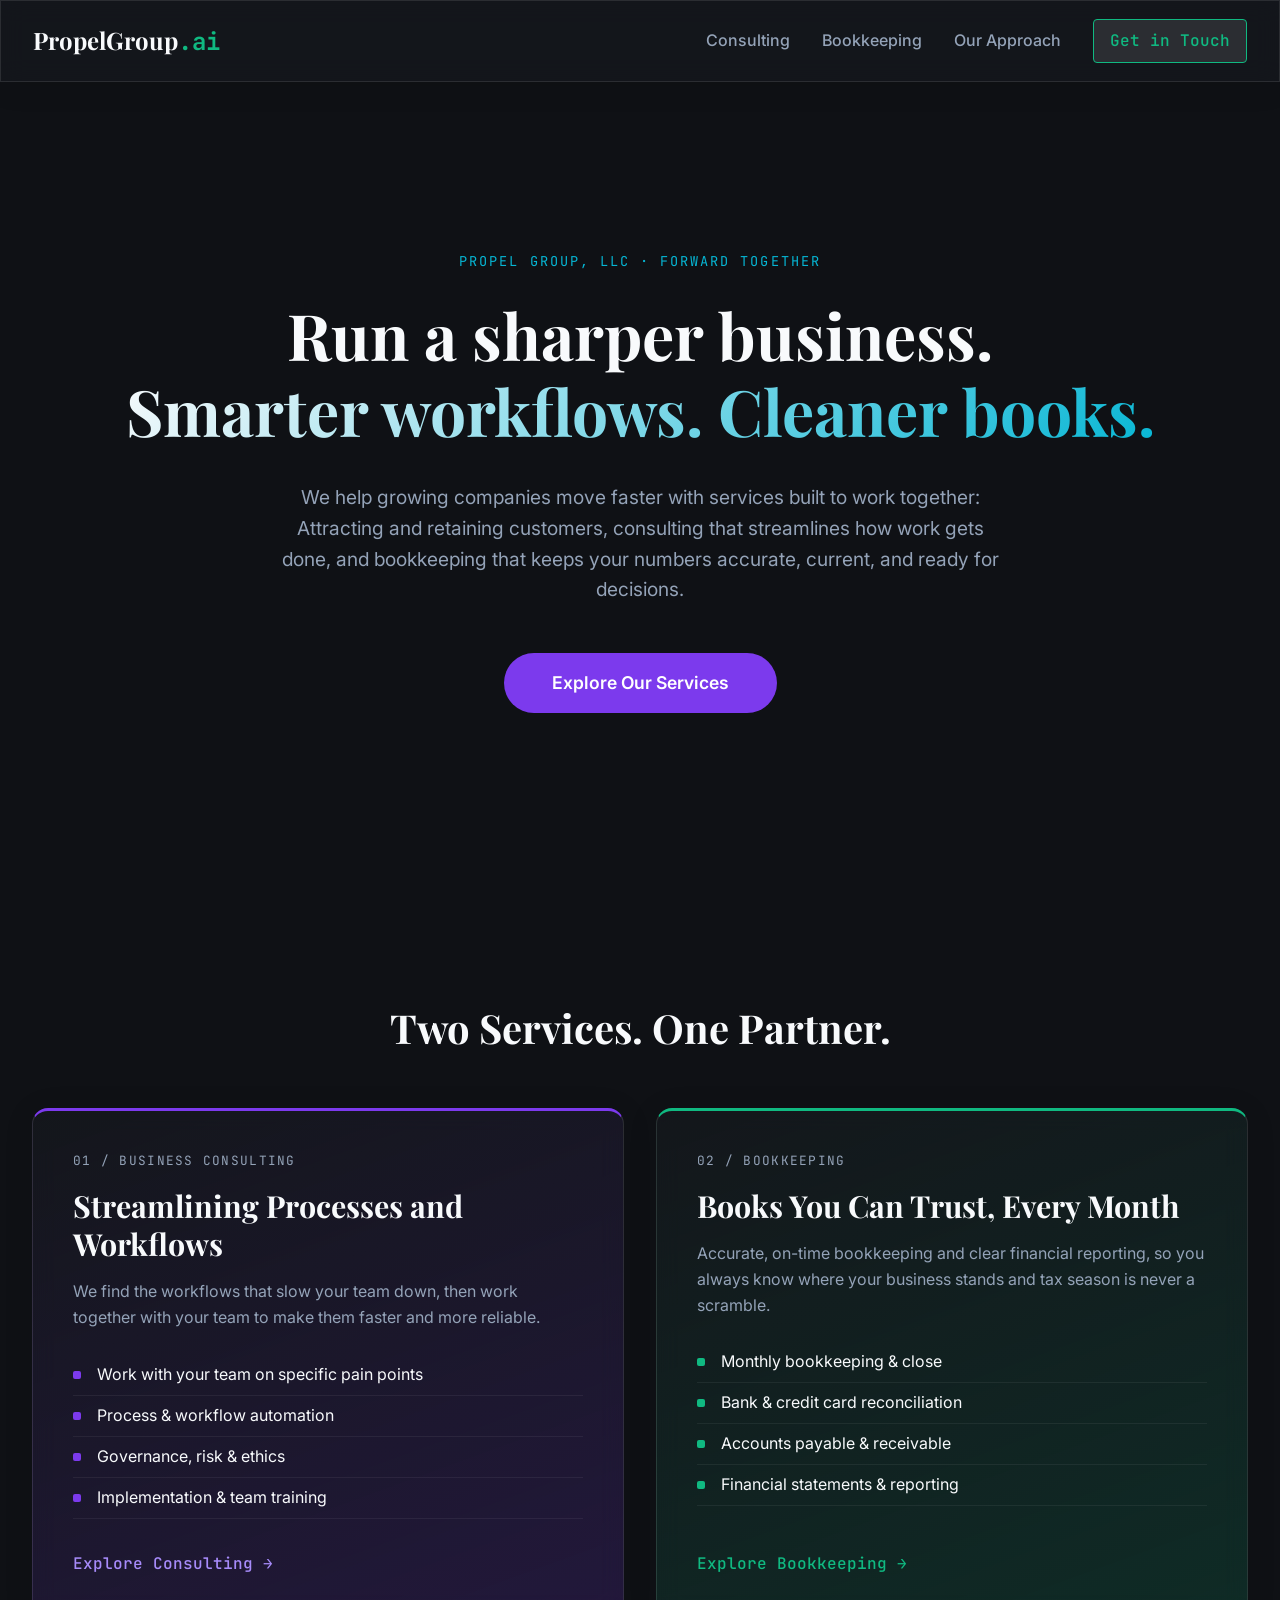
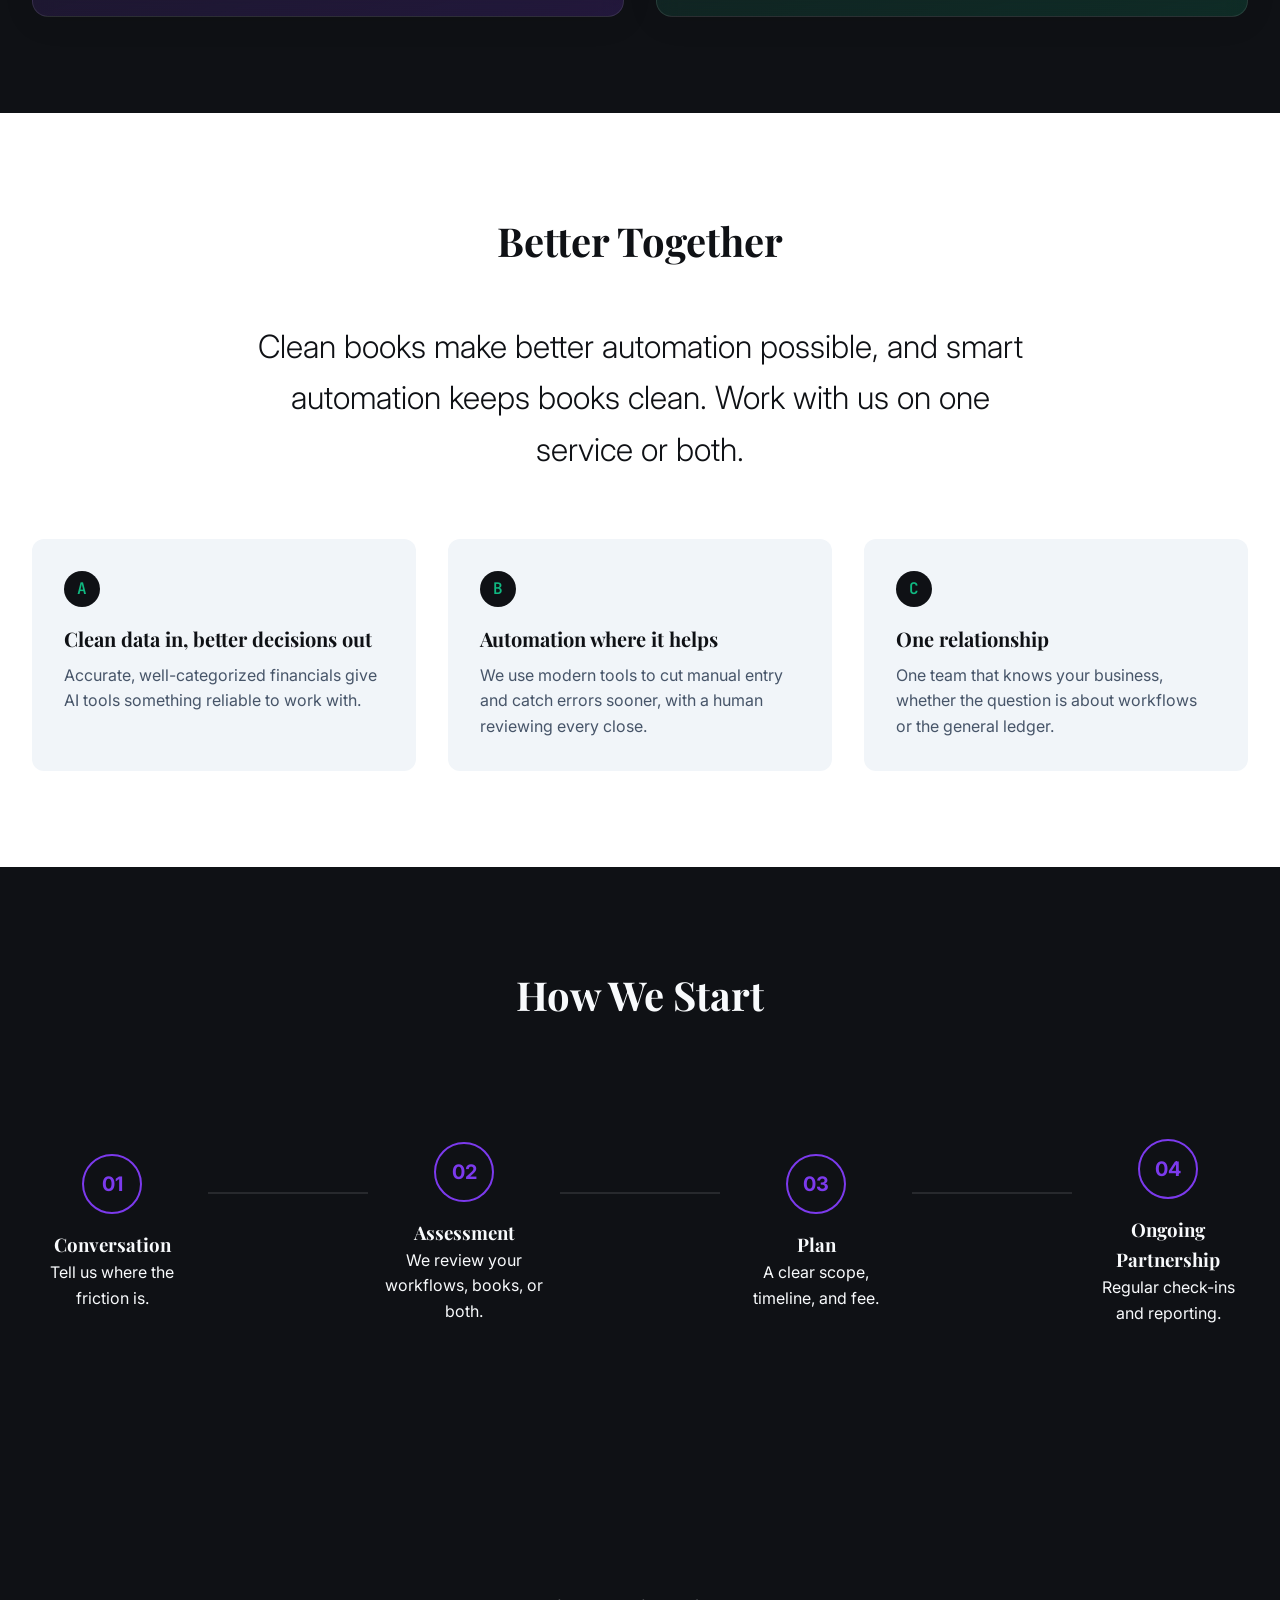
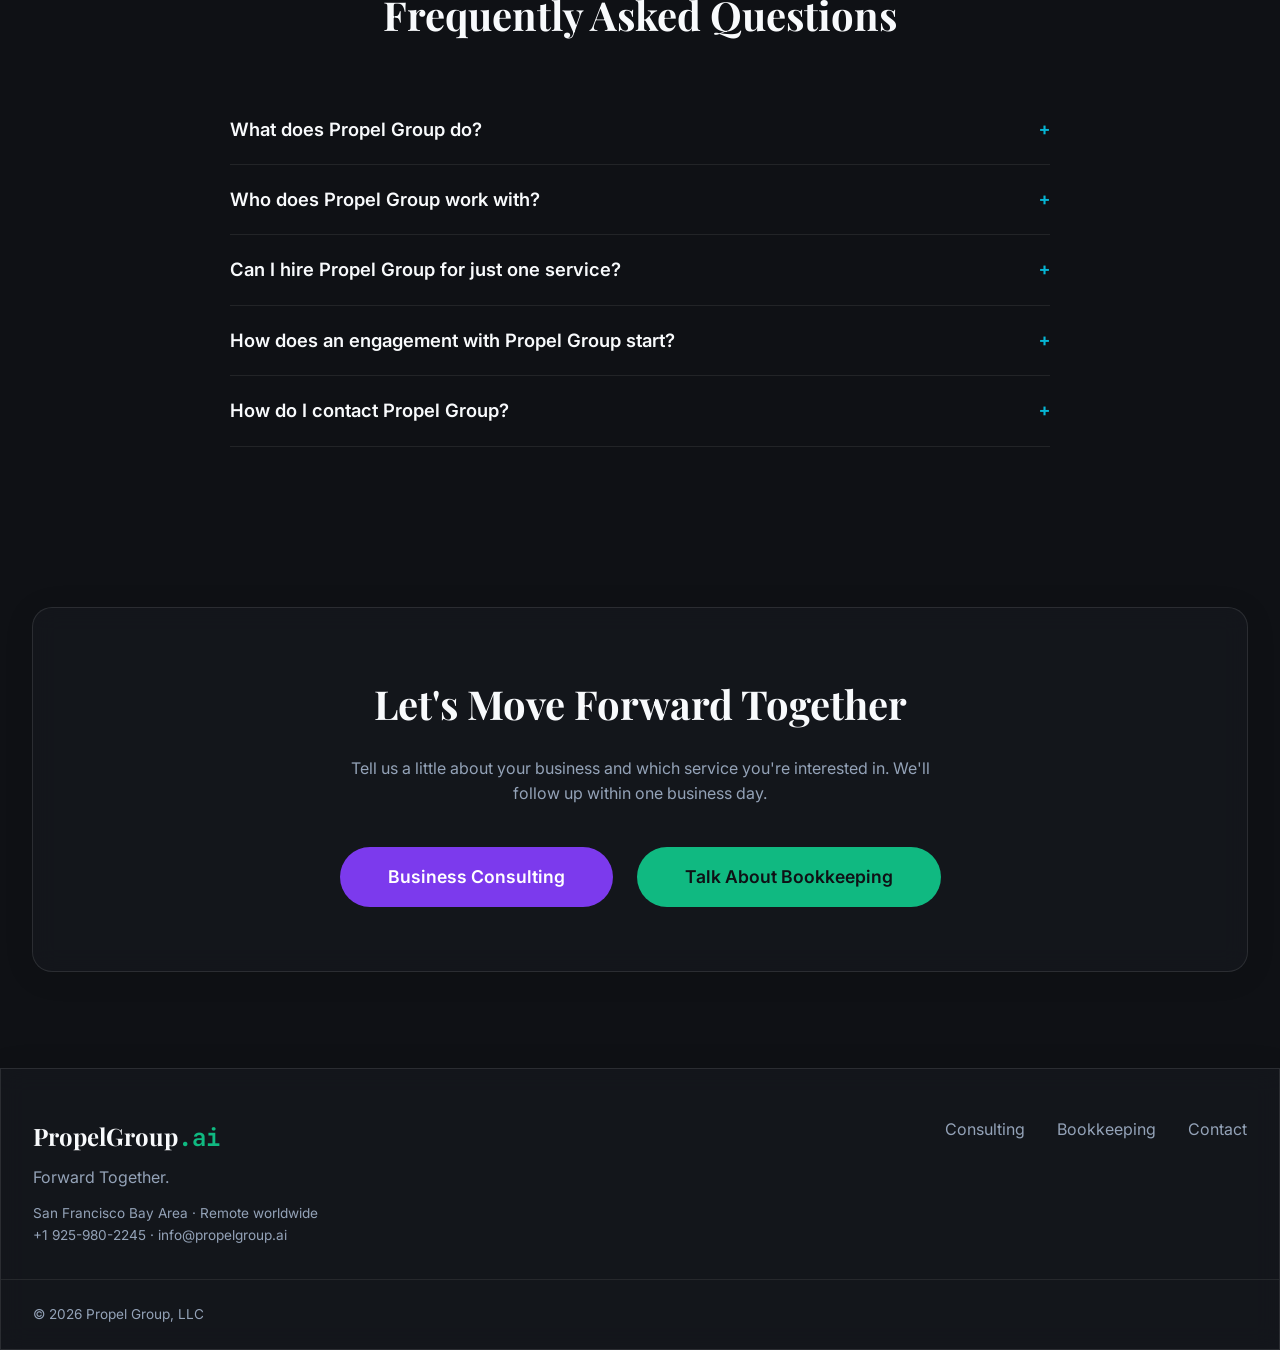
<file: index.html>
<!DOCTYPE html>
<html lang="en">

<head>
    <meta charset="UTF-8">
    <meta name="viewport" content="width=device-width, initial-scale=1.0">
    <title>Propel Group | Business Consulting &amp; Bookkeeping</title>
    <meta name="description"
        content="Propel Group helps growing companies run better: AI consulting that streamlines processes and workflows, and bookkeeping that keeps your finances accurate and current.">

    <link rel="canonical" href="https://propelgroup.ai/">

    <!-- Social / link previews -->
    <meta property="og:type" content="website">
    <meta property="og:site_name" content="Propel Group">
    <meta property="og:title" content="Propel Group | Business Consulting &amp; Bookkeeping">
    <meta property="og:description" content="Propel Group helps growing companies run better: AI consulting that streamlines processes and workflows, and bookkeeping that keeps your finances accurate and current.">
    <meta property="og:url" content="https://propelgroup.ai/">
    <meta property="og:image" content="https://propelgroup.ai/images/og-image.png">
    <meta property="og:image:width" content="1200">
    <meta property="og:image:height" content="630">
    <meta property="og:image:alt" content="Propel Group: Business Consulting &amp; Bookkeeping">
    <meta name="twitter:card" content="summary_large_image">
    <meta name="twitter:image" content="https://propelgroup.ai/images/og-image.png">

    <!-- Icons -->
    <link rel="icon" href="favicon.ico" sizes="any">
    <link rel="icon" href="favicon.svg" type="image/svg+xml">
    <link rel="apple-touch-icon" href="apple-touch-icon.png">

    <!-- Fonts -->
    <link rel="preconnect" href="https://fonts.googleapis.com">
    <link rel="preconnect" href="https://fonts.gstatic.com" crossorigin>
    <link
        href="https://fonts.googleapis.com/css2?family=Inter:wght@300;400;600&family=JetBrains+Mono:wght@400;500&family=Playfair+Display:wght@700&display=swap"
        rel="stylesheet">

    <!-- Styles -->
    <link rel="stylesheet" href="css/style.css?v=20261120b">

    <!-- Scripts (Defer) -->
    <script src="js/main.js?v=20261120" defer></script>
    <!-- Structured data -->
    <script type="application/ld+json">
{
  "@context": "https://schema.org",
  "@graph": [
    {
      "@type": "Organization",
      "@id": "https://propelgroup.ai/#organization",
      "name": "Propel Group",
      "legalName": "Propel Group, LLC",
      "url": "https://propelgroup.ai/",
      "logo": "https://propelgroup.ai/images/PGLogo.png",
      "email": "info@propelgroup.ai",
      "slogan": "Forward Together",
      "description": "Propel Group helps growing companies run better: AI consulting that streamlines processes and workflows, and bookkeeping that keeps your finances accurate and current.",
      "contactPoint": {
        "@type": "ContactPoint",
        "contactType": "sales",
        "email": "info@propelgroup.ai",
        "telephone": "+1-925-980-2245"
      },
      "makesOffer": [
        {
          "@type": "Offer",
          "itemOffered": {
            "@id": "https://propelgroup.ai/ai/#service"
          }
        },
        {
          "@type": "Offer",
          "itemOffered": {
            "@id": "https://propelgroup.ai/bookkeeping/#service"
          }
        }
      ],
      "telephone": "+1-925-980-2245",
      "areaServed": [
        {
          "@type": "Place",
          "name": "San Francisco Bay Area"
        },
        {
          "@type": "Place",
          "name": "Worldwide (remote)"
        }
      ],
      "founder": {
        "@id": "https://propelgroup.ai/#founder"
      }
    },
    {
      "@type": "Person",
      "@id": "https://propelgroup.ai/#founder",
      "name": "Ed Costello",
      "jobTitle": "Founder",
      "sameAs": [
        "https://www.linkedin.com/in/ecostello"
      ],
      "worksFor": {
        "@id": "https://propelgroup.ai/#organization"
      }
    },
    {
      "@type": "WebSite",
      "@id": "https://propelgroup.ai/#website",
      "url": "https://propelgroup.ai/",
      "name": "Propel Group",
      "publisher": {
        "@id": "https://propelgroup.ai/#organization"
      }
    },
    {
      "@type": "FAQPage",
      "@id": "https://propelgroup.ai/#faq",
      "mainEntity": [
        {
          "@type": "Question",
          "name": "What does Propel Group do?",
          "acceptedAnswer": {
            "@type": "Answer",
            "text": "Propel Group, LLC offers two services built to work together: business consulting that streamlines processes and workflows, including AI and automation, and monthly bookkeeping that keeps your finances accurate, current, and ready for decisions."
          }
        },
        {
          "@type": "Question",
          "name": "Who does Propel Group work with?",
          "acceptedAnswer": {
            "@type": "Answer",
            "text": "Growing companies that want faster, more reliable workflows, cleaner books, or both. Propel Group is based in the San Francisco Bay Area and works with clients remotely worldwide."
          }
        },
        {
          "@type": "Question",
          "name": "Can I hire Propel Group for just one service?",
          "acceptedAnswer": {
            "@type": "Answer",
            "text": "Yes. You can work with us on business consulting, bookkeeping, or both. Clean books make better automation possible, and automation helps keep books clean, so many clients use both."
          }
        },
        {
          "@type": "Question",
          "name": "How does an engagement with Propel Group start?",
          "acceptedAnswer": {
            "@type": "Answer",
            "text": "In four steps: a conversation about where the friction is, an assessment of your workflows, books, or both, a plan with a clear scope, timeline, and fee, and then an ongoing partnership with regular check-ins and reporting."
          }
        },
        {
          "@type": "Question",
          "name": "How do I contact Propel Group?",
          "acceptedAnswer": {
            "@type": "Answer",
            "text": "Email info@propelgroup.ai or call +1 925-980-2245 and tell us a little about your business and which service you're interested in. We follow up within one business day."
          }
        }
      ]
    }
  ]
}
    </script>
</head>

<body class="page-home">

    <!-- Navigation -->
    <nav class="glass-panel" id="main-nav">
        <div class="container nav-content">
            <a href="./" class="logo">PropelGroup<span class="mono accent">.ai</span></a>
            <button class="nav-toggle" aria-label="Open menu" aria-expanded="false">
                <span></span><span></span><span></span>
            </button>
            <div class="nav-links">
                <a href="ai/">Consulting</a>
                <a href="bookkeeping/">Bookkeeping</a>
                <a href="#approach">Our Approach</a>
                <a href="#contact" class="btn-audit">Get in Touch</a>
            </div>
        </div>
    </nav>

    <!-- Hero -->
    <section id="hero" class="hero-section hero-home">
        <div class="container hero-content">
            <p class="eyebrow mono">Propel Group, LLC &middot; Forward Together</p>
            <h1 class="headline">
                Run a sharper business.<br>
                <span class="text-gradient">Smarter workflows. Cleaner books.</span>
            </h1>
            <p class="hero-lead">
                We help growing companies move faster with services built to work together:
                Attracting and retaining customers, consulting that streamlines how work gets done, and bookkeeping that keeps
                your numbers accurate, current, and ready for decisions.
            </p>
            <div class="hero-actions">
                <a href="#services" class="btn-pulse">Explore Our Services</a>
            </div>
        </div>
    </section>

    <!-- Two Services, equal weight -->
    <section id="services" class="services-split animate-on-scroll">
        <div class="container">
            <h2 class="section-title">Two Services. One Partner.</h2>
            <div class="split-grid">
                <a href="ai/" class="service-panel glass-panel theme-ai">
                    <span class="service-tag mono">01 / Business Consulting</span>
                    <h3>Streamlining Processes and Workflows</h3>
                    <p>
                        We find the workflows that slow your team down, then work together with
                        your team to make them faster and more reliable.
                    </p>
                    <ul class="service-list">
                        <li>Work with your team on specific pain points</li>
                        <li>Process &amp; workflow automation</li>
                        <li>Governance, risk &amp; ethics</li>
                        <li>Implementation &amp; team training</li>
                    </ul>
                    <span class="service-link mono">Explore Consulting &rarr;</span>
                </a>

                <a href="bookkeeping/" class="service-panel glass-panel theme-books">
                    <span class="service-tag mono">02 / Bookkeeping</span>
                    <h3>Books You Can Trust, Every Month</h3>
                    <p>
                        Accurate, on-time bookkeeping and clear financial reporting, so you always know
                        where your business stands and tax season is never a scramble.
                    </p>
                    <ul class="service-list">
                        <li>Monthly bookkeeping &amp; close</li>
                        <li>Bank &amp; credit card reconciliation</li>
                        <li>Accounts payable &amp; receivable</li>
                        <li>Financial statements &amp; reporting</li>
                    </ul>
                    <span class="service-link mono">Explore Bookkeeping &rarr;</span>
                </a>
            </div>
        </div>
    </section>

    <!-- Why together -->
    <section id="approach" class="solution-section">
        <div class="container">
            <h2 class="section-title text-dark">Better Together</h2>
            <p class="solution-lead">
                Clean books make better automation possible, and smart automation keeps books clean.
                Work with us on one service or both.
            </p>
            <div class="synergy-grid">
                <div class="synergy-card">
                    <span class="synergy-num mono">A</span>
                    <h3>Clean data in, better decisions out</h3>
                    <p>Accurate, well-categorized financials give AI tools something reliable to work with.</p>
                </div>
                <div class="synergy-card">
                    <span class="synergy-num mono">B</span>
                    <h3>Automation where it helps</h3>
                    <p>We use modern tools to cut manual entry and catch errors sooner, with a human reviewing
                        every close.</p>
                </div>
                <div class="synergy-card">
                    <span class="synergy-num mono">C</span>
                    <h3>One relationship</h3>
                    <p>One team that knows your business, whether the question is about workflows or the
                        general ledger.</p>
                </div>
            </div>
        </div>
    </section>

    <!-- How we work -->
    <section class="roadmap-section">
        <div class="container">
            <h2 class="section-title">How We Start</h2>
            <div class="roadmap-container">
                <div class="roadmap-step">
                    <div class="step-marker">01</div>
                    <div class="step-content">
                        <h3>Conversation</h3>
                        <p>Tell us where the friction is.</p>
                    </div>
                </div>
                <div class="roadmap-line"></div>
                <div class="roadmap-step">
                    <div class="step-marker">02</div>
                    <div class="step-content">
                        <h3>Assessment</h3>
                        <p>We review your workflows, books, or both.</p>
                    </div>
                </div>
                <div class="roadmap-line"></div>
                <div class="roadmap-step">
                    <div class="step-marker">03</div>
                    <div class="step-content">
                        <h3>Plan</h3>
                        <p>A clear scope, timeline, and fee.</p>
                    </div>
                </div>
                <div class="roadmap-line"></div>
                <div class="roadmap-step">
                    <div class="step-marker">04</div>
                    <div class="step-content">
                        <h3>Ongoing Partnership</h3>
                        <p>Regular check-ins and reporting.</p>
                    </div>
                </div>
            </div>
        </div>
    </section>

    <!-- FAQ (mirrors FAQPage structured data in <head>; keep the two in sync) -->
    <section id="faq" class="faq-section">
        <div class="container">
            <h2 class="section-title">Frequently Asked Questions</h2>
            <div class="faq-list">
                <details class="faq-item">
                    <summary>What does Propel Group do?</summary>
                    <p>Propel Group, LLC offers two services built to work together: business consulting that streamlines processes and workflows, including AI and automation, and monthly bookkeeping that keeps your finances accurate, current, and ready for decisions.</p>
                </details>
                <details class="faq-item">
                    <summary>Who does Propel Group work with?</summary>
                    <p>Growing companies that want faster, more reliable workflows, cleaner books, or both. Propel Group is based in the San Francisco Bay Area and works with clients remotely worldwide.</p>
                </details>
                <details class="faq-item">
                    <summary>Can I hire Propel Group for just one service?</summary>
                    <p>Yes. You can work with us on business consulting, bookkeeping, or both. Clean books make better automation possible, and automation helps keep books clean, so many clients use both.</p>
                </details>
                <details class="faq-item">
                    <summary>How does an engagement with Propel Group start?</summary>
                    <p>In four steps: a conversation about where the friction is, an assessment of your workflows, books, or both, a plan with a clear scope, timeline, and fee, and then an ongoing partnership with regular check-ins and reporting.</p>
                </details>
                <details class="faq-item">
                    <summary>How do I contact Propel Group?</summary>
                    <p>Email info@propelgroup.ai or call +1 925-980-2245 and tell us a little about your business and which service you&#x27;re interested in. We follow up within one business day.</p>
                </details>
            </div>
        </div>
    </section>

    <!-- Contact -->
    <section id="contact" class="contact-section">
        <div class="container">
            <div class="contact-card glass-panel">
                <h2 class="section-title">Let's Move Forward Together</h2>
                <p class="contact-lead">
                    Tell us a little about your business and which service you're interested in.
                    We'll follow up within one business day.
                </p>
                <div class="contact-actions">
                    
                    <a href="mailto:info@propelgroup.ai?subject=Business%20Consulting%20inquiry" class="btn-pulse">
                        Business Consulting
                    </a>
                    <a href="mailto:info@propelgroup.ai?subject=Bookkeeping%20inquiry" class="btn-pulse btn-mint">
                        Talk About Bookkeeping
                    </a>
                </div>
            </div>
        </div>
    </section>

    <!-- Footer -->
    <footer class="site-footer glass-panel">
        <div class="container footer-grid">
            <div>
                <a href="./" class="logo">PropelGroup<span class="mono accent">.ai</span></a>
                <p class="footer-tag">Forward Together.</p>
                <p class="footer-meta">San Francisco Bay Area &middot; Remote worldwide<br>
                    <a href="tel:+19259802245">+1 925-980-2245</a> &middot;
                    <a href="mailto:info@propelgroup.ai">info@propelgroup.ai</a></p>
            </div>
            <div class="footer-links">
                <a href="ai/">Consulting</a>
                <a href="bookkeeping/">Bookkeeping</a>
                <a href="#contact">Contact</a>
            </div>
        </div>
        <div class="container footer-legal">
            <p>&copy; 2026 Propel Group, LLC</p>
        </div>
    </footer>
</body>

</html>
</file>
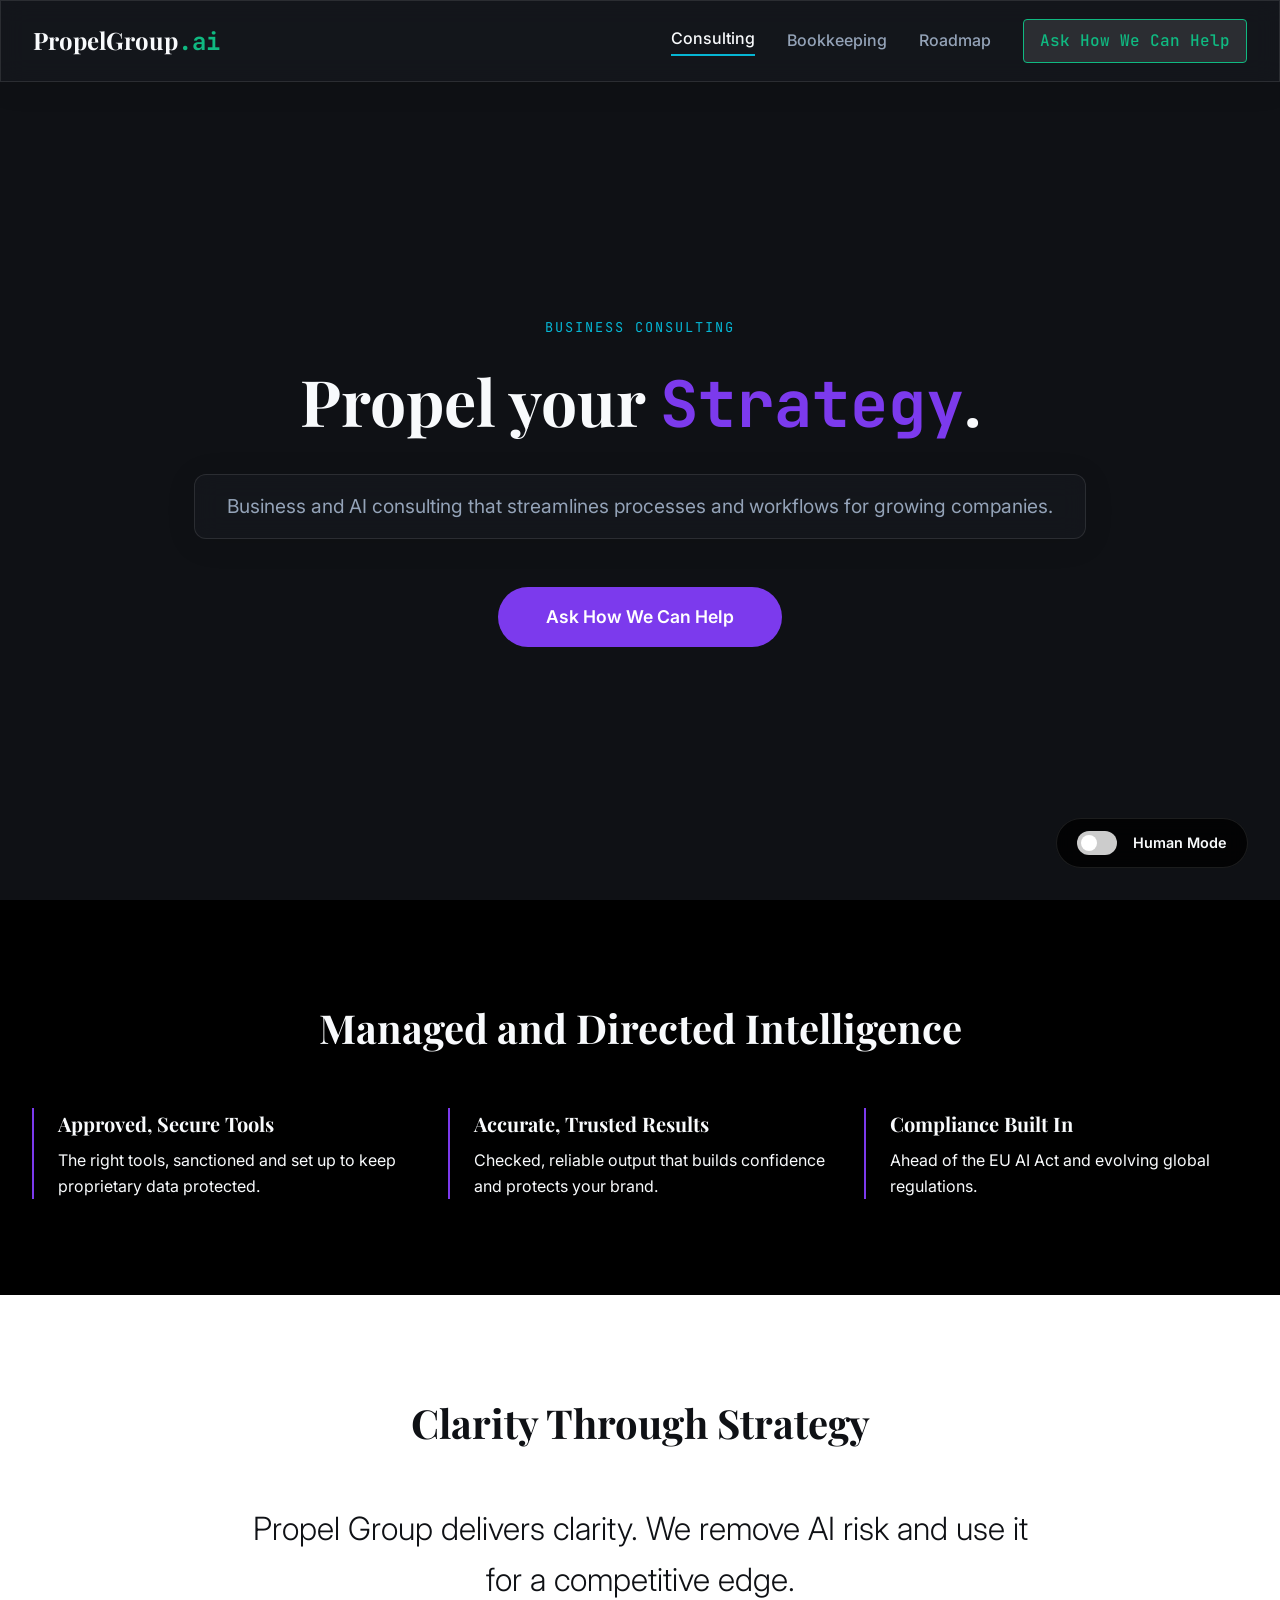
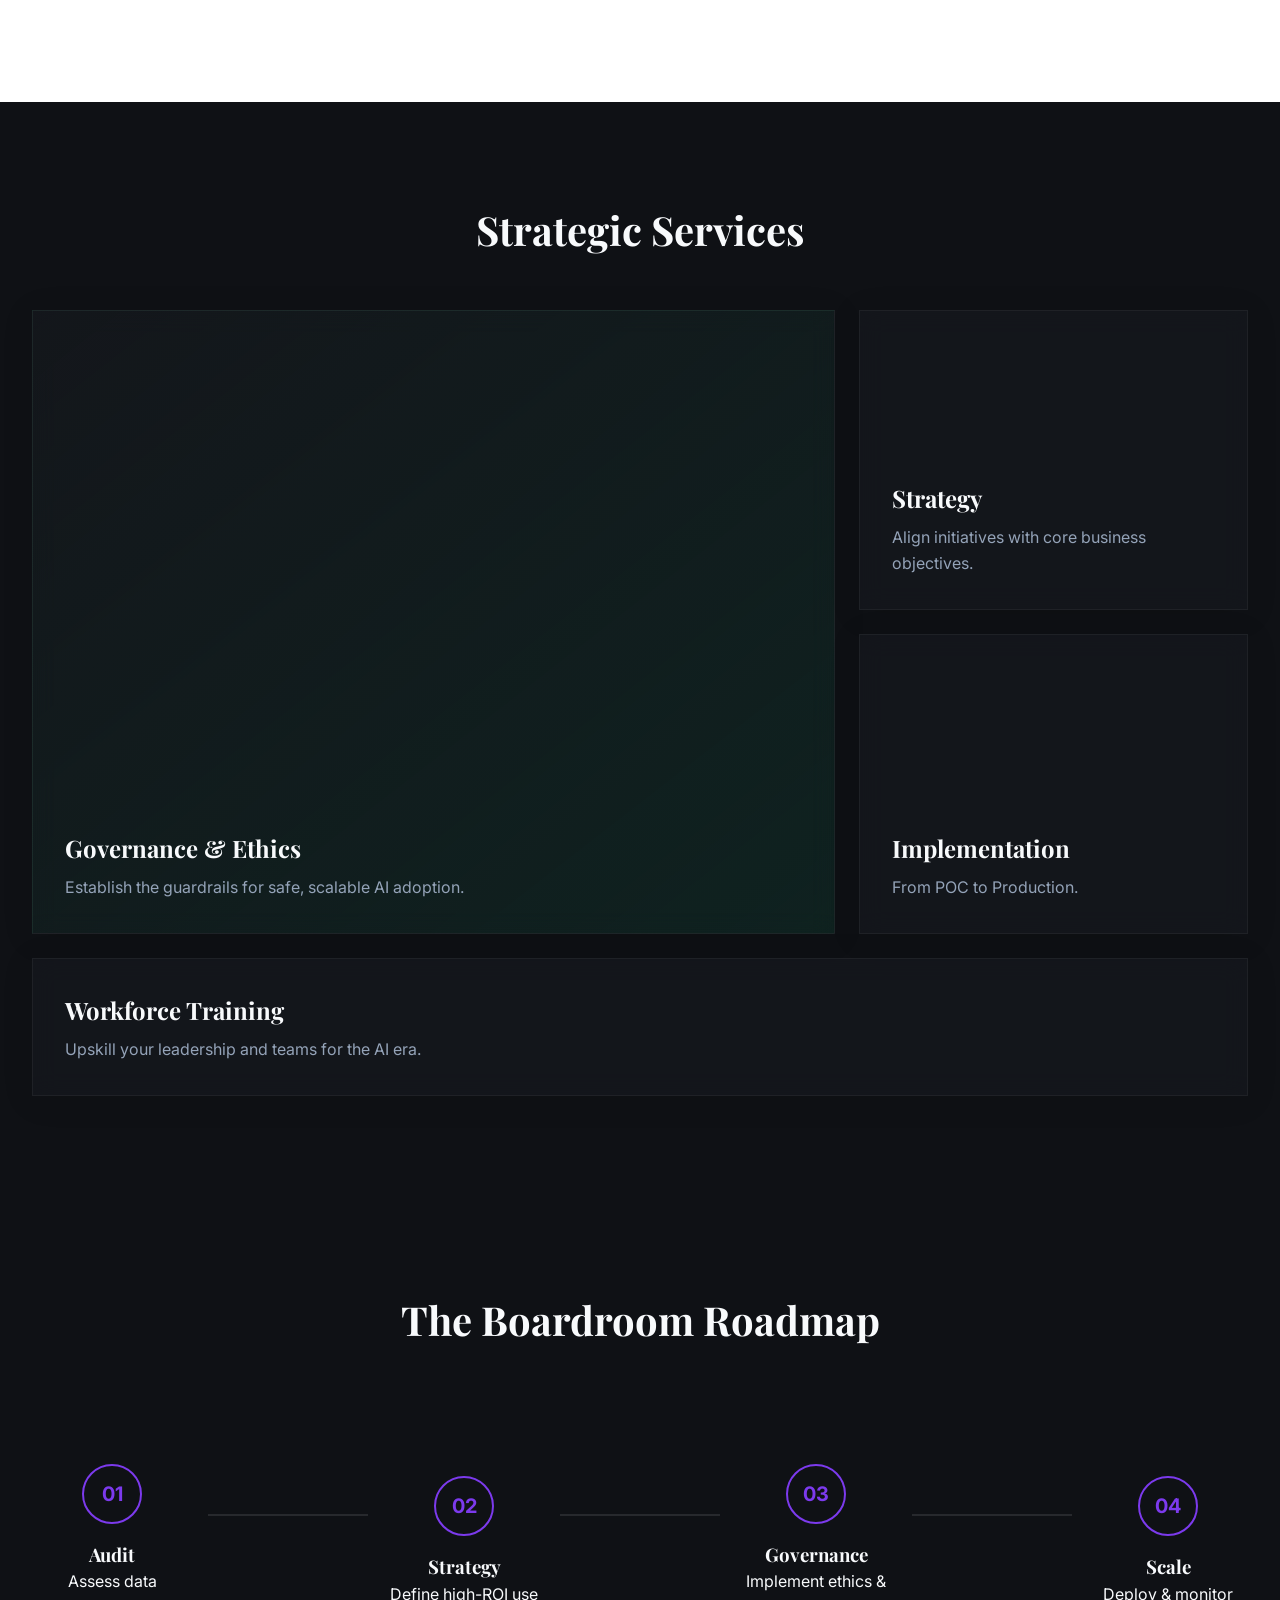
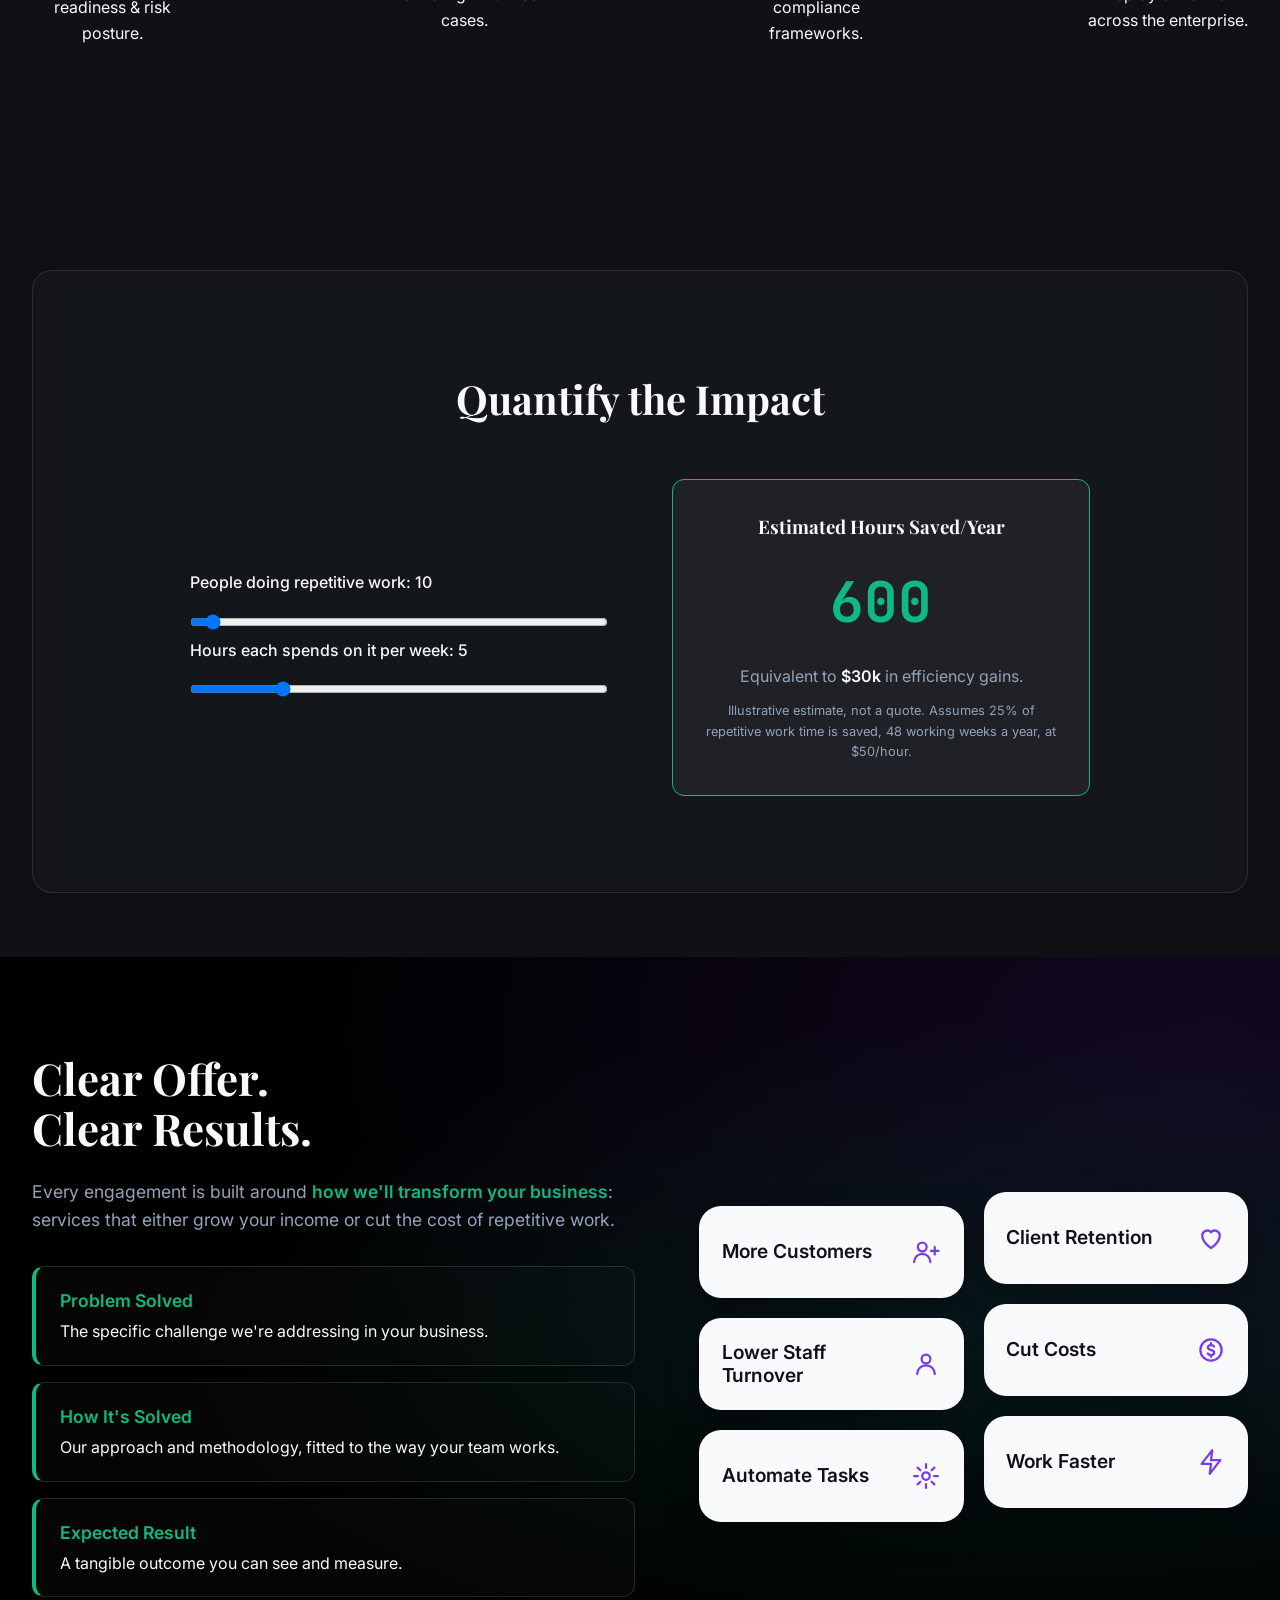
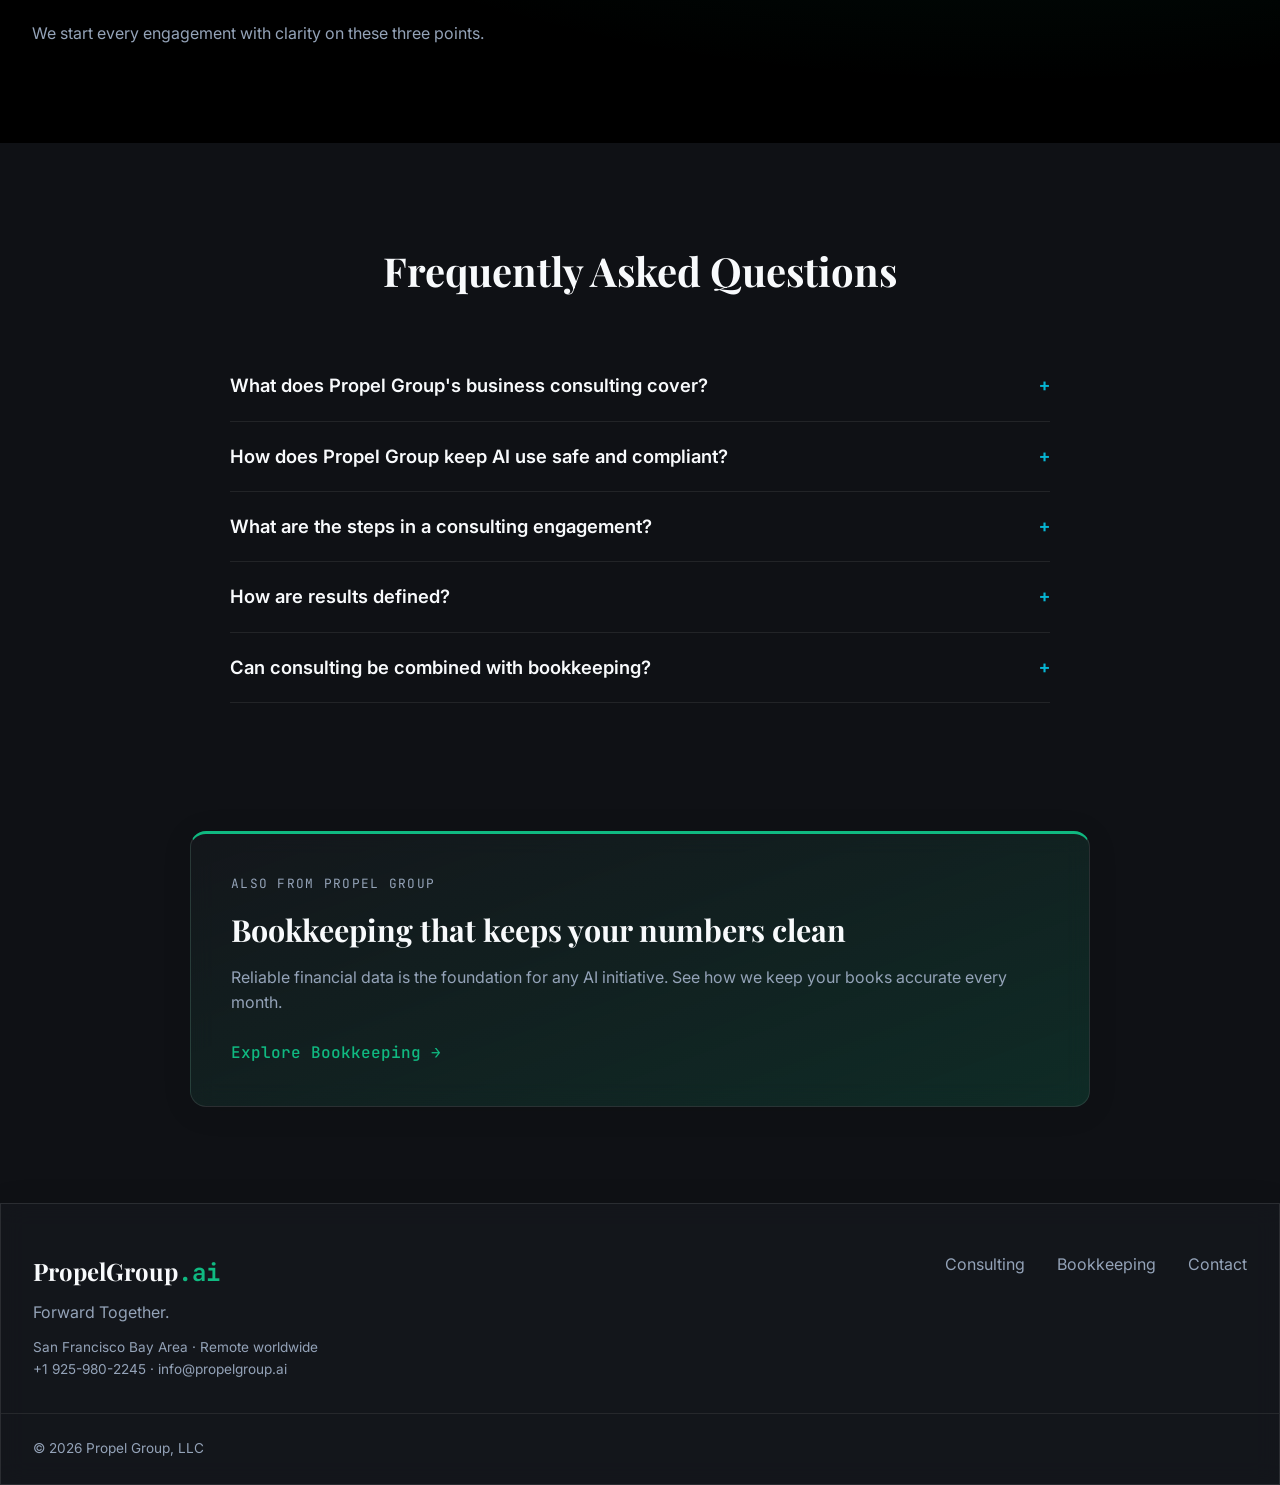
<file: ai/index.html>
<!DOCTYPE html>
<html lang="en">

<head>
    <meta charset="UTF-8">
    <meta name="viewport" content="width=device-width, initial-scale=1.0">
    <title>Business Consulting | Propel Group</title>
    <meta name="description" content="Business and AI consulting from Propel Group: strategy, governance, workflow automation, implementation, and team training for growing companies.">

    <link rel="canonical" href="https://propelgroup.ai/ai/">

    <!-- Social / link previews -->
    <meta property="og:type" content="website">
    <meta property="og:site_name" content="Propel Group">
    <meta property="og:title" content="Business Consulting | Propel Group">
    <meta property="og:description" content="Business and AI consulting from Propel Group: strategy, governance, workflow automation, implementation, and team training for growing companies.">
    <meta property="og:url" content="https://propelgroup.ai/ai/">
    <meta property="og:image" content="https://propelgroup.ai/images/og-image.png">
    <meta property="og:image:width" content="1200">
    <meta property="og:image:height" content="630">
    <meta property="og:image:alt" content="Propel Group: Business Consulting &amp; Bookkeeping">
    <meta name="twitter:card" content="summary_large_image">
    <meta name="twitter:image" content="https://propelgroup.ai/images/og-image.png">

    <!-- Icons -->
    <link rel="icon" href="../favicon.ico" sizes="any">
    <link rel="icon" href="../favicon.svg" type="image/svg+xml">
    <link rel="apple-touch-icon" href="../apple-touch-icon.png">

    <!-- Fonts -->
    <link rel="preconnect" href="https://fonts.googleapis.com">
    <link rel="preconnect" href="https://fonts.gstatic.com" crossorigin>
    <link
        href="https://fonts.googleapis.com/css2?family=Inter:wght@300;400;600&family=JetBrains+Mono:wght@400;500&family=Playfair+Display:wght@700&display=swap"
        rel="stylesheet">

    <!-- Styles -->
    <link rel="stylesheet" href="../css/style.css?v=20261120b">

    <!-- Scripts (Defer) -->
    <script src="../js/main.js?v=20261120" defer></script>
    <!-- Structured data -->
    <script type="application/ld+json">
{
  "@context": "https://schema.org",
  "@graph": [
    {
      "@type": "Service",
      "@id": "https://propelgroup.ai/ai/#service",
      "name": "Business Consulting",
      "serviceType": "Business and AI consulting",
      "url": "https://propelgroup.ai/ai/",
      "provider": {
        "@id": "https://propelgroup.ai/#organization"
      },
      "description": "Business and AI consulting from Propel Group: strategy, governance, workflow automation, implementation, and team training for growing companies.",
      "hasOfferCatalog": {
        "@type": "OfferCatalog",
        "name": "Consulting services",
        "itemListElement": [
          {
            "@type": "Offer",
            "itemOffered": {
              "@type": "Service",
              "name": "Strategy"
            }
          },
          {
            "@type": "Offer",
            "itemOffered": {
              "@type": "Service",
              "name": "Governance & Ethics"
            }
          },
          {
            "@type": "Offer",
            "itemOffered": {
              "@type": "Service",
              "name": "Implementation"
            }
          },
          {
            "@type": "Offer",
            "itemOffered": {
              "@type": "Service",
              "name": "Process & Workflow Automation"
            }
          },
          {
            "@type": "Offer",
            "itemOffered": {
              "@type": "Service",
              "name": "Workforce Training"
            }
          }
        ]
      },
      "areaServed": [
        {
          "@type": "Place",
          "name": "San Francisco Bay Area"
        },
        {
          "@type": "Place",
          "name": "Worldwide (remote)"
        }
      ]
    },
    {
      "@type": "BreadcrumbList",
      "itemListElement": [
        {
          "@type": "ListItem",
          "position": 1,
          "name": "Home",
          "item": "https://propelgroup.ai/"
        },
        {
          "@type": "ListItem",
          "position": 2,
          "name": "Business Consulting",
          "item": "https://propelgroup.ai/ai/"
        }
      ]
    },
    {
      "@type": "FAQPage",
      "@id": "https://propelgroup.ai/ai/#faq",
      "mainEntity": [
        {
          "@type": "Question",
          "name": "What does Propel Group's business consulting cover?",
          "acceptedAnswer": {
            "@type": "Answer",
            "text": "Strategy that aligns initiatives with your business objectives, governance and ethics guardrails for safe AI adoption, implementation from proof of concept to production, process and workflow automation, and training for leaders and teams."
          }
        },
        {
          "@type": "Question",
          "name": "How does Propel Group keep AI use safe and compliant?",
          "acceptedAnswer": {
            "@type": "Answer",
            "text": "We set up approved, secure tools that keep proprietary data protected, check output so results are accurate and trusted, and build governance and compliance frameworks with the EU AI Act and evolving global regulations in mind."
          }
        },
        {
          "@type": "Question",
          "name": "What are the steps in a consulting engagement?",
          "acceptedAnswer": {
            "@type": "Answer",
            "text": "Audit (assess data readiness and risk posture), Strategy (define high-ROI use cases), Governance (put ethics and compliance frameworks in place), and Scale (deploy and monitor across the business)."
          }
        },
        {
          "@type": "Question",
          "name": "How are results defined?",
          "acceptedAnswer": {
            "@type": "Answer",
            "text": "Every engagement starts with clarity on three points: the specific problem being solved, how it will be solved, and the expected result you can see and measure. Engagements focus on growing income or cutting the cost of repetitive work."
          }
        },
        {
          "@type": "Question",
          "name": "Can consulting be combined with bookkeeping?",
          "acceptedAnswer": {
            "@type": "Answer",
            "text": "Yes. Reliable financial data is the foundation for any AI initiative, so Propel Group also offers monthly bookkeeping, and the two services are designed to work together."
          }
        }
      ]
    }
  ]
}
    </script>
</head>

<body class="page-ai">

    <!-- Navigation -->
    <nav class="glass-panel" id="main-nav">
        <div class="container nav-content">
            <a href="../" class="logo">PropelGroup<span class="mono accent">.ai</span></a>
            <button class="nav-toggle" aria-label="Open menu" aria-expanded="false">
                <span></span><span></span><span></span>
            </button>
            <div class="nav-links">
                <a href="./" class="active" aria-current="page">Consulting</a>
                <a href="../bookkeeping/">Bookkeeping</a>
                <a href="#roadmap">Roadmap</a>
                <a href="../#contact" class="btn-audit">Ask How We Can Help</a>
            </div>
        </div>
    </nav>

    <!-- Hero Section -->
    <section id="hero" class="hero-section">
        <div class="container hero-content">
            <p class="eyebrow mono">Business Consulting</p>
            <h1 class="headline">
                Propel your <span id="text-scrambler" class="scramble-text"
                    data-phrases="Strategy|Governance|Reputation|Efficiency">Strategy</span>.
            </h1>
            <p class="subheadline glass-panel">
                Business and AI consulting that streamlines processes and workflows for growing companies.
            </p>
            <div class="hero-actions">
                <a href="../#contact" class="btn-pulse">Ask How We Can Help</a>
            </div>
        </div>
    </section>

    <!-- Managed AI Section -->
    <section id="problem" class="problem-section animate-on-scroll">
        <div class="container">
            <h2 class="section-title">Managed and Directed Intelligence</h2>
            <div class="problem-grid">
                <div class="problem-card">
                    <h3>Approved, Secure Tools</h3>
                    <p>The right tools, sanctioned and set up to keep proprietary data protected.</p>
                </div>
                <div class="problem-card">
                    <h3>Accurate, Trusted Results</h3>
                    <p>Checked, reliable output that builds confidence and protects your brand.</p>
                </div>
                <div class="problem-card">
                    <h3>Compliance Built In</h3>
                    <p>Ahead of the EU AI Act and evolving global regulations.</p>
                </div>
            </div>
        </div>
    </section>

    <!-- Solution Section -->
    <section id="solution" class="solution-section">
        <div class="container">
            <h2 class="section-title text-dark">Clarity Through Strategy</h2>
            <div class="solution-content">
                <p class="solution-lead">Propel Group delivers clarity. We remove AI risk and use it for a
                    competitive edge.</p>
            </div>
        </div>
    </section>

    <!-- Services Section (Bento Grid) -->
    <section id="services" class="services-section animate-on-scroll">
        <div class="container">
            <h2 class="section-title">Strategic Services</h2>
            <div class="bento-grid">
                <div class="bento-card large glass-panel reveal-hover">
                    <div class="card-content">
                        <h3>Governance &amp; Ethics</h3>
                        <p>Establish the guardrails for safe, scalable AI adoption.</p>
                    </div>
                </div>
                <div class="bento-card medium glass-panel reveal-hover">
                    <div class="card-content">
                        <h3>Strategy</h3>
                        <p>Align initiatives with core business objectives.</p>
                    </div>
                </div>
                <div class="bento-card medium glass-panel reveal-hover">
                    <div class="card-content">
                        <h3>Implementation</h3>
                        <p>From POC to Production.</p>
                    </div>
                </div>
                <div class="bento-card wide glass-panel reveal-hover">
                    <div class="card-content">
                        <h3>Workforce Training</h3>
                        <p>Upskill your leadership and teams for the AI era.</p>
                    </div>
                </div>
            </div>
        </div>
    </section>

    <!-- Roadmap Section -->
    <section id="roadmap" class="roadmap-section">
        <div class="container">
            <h2 class="section-title">The Boardroom Roadmap</h2>
            <div class="roadmap-container">
                <div class="roadmap-step" data-step="1">
                    <div class="step-marker">01</div>
                    <div class="step-content">
                        <h3>Audit</h3>
                        <p>Assess data readiness &amp; risk posture.</p>
                    </div>
                </div>
                <div class="roadmap-line"></div>
                <div class="roadmap-step" data-step="2">
                    <div class="step-marker">02</div>
                    <div class="step-content">
                        <h3>Strategy</h3>
                        <p>Define high-ROI use cases.</p>
                    </div>
                </div>
                <div class="roadmap-line"></div>
                <div class="roadmap-step" data-step="3">
                    <div class="step-marker">03</div>
                    <div class="step-content">
                        <h3>Governance</h3>
                        <p>Implement ethics &amp; compliance frameworks.</p>
                    </div>
                </div>
                <div class="roadmap-line"></div>
                <div class="roadmap-step" data-step="4">
                    <div class="step-marker">04</div>
                    <div class="step-content">
                        <h3>Scale</h3>
                        <p>Deploy &amp; monitor across the enterprise.</p>
                    </div>
                </div>
            </div>
        </div>
    </section>

    <!-- Calculator Section -->
    <section id="calculator" class="calculator-section glass-panel">
        <div class="container">
            <h2 class="section-title">Quantify the Impact</h2>
            <div class="calculator-ui">
                <div>
                    <div class="input-group">
                        <label for="team-size">People doing repetitive work: <span id="team-size-val">10</span></label>
                        <input type="range" id="team-size" min="1" max="250" value="10">
                    </div>
                    <div class="input-group">
                        <label for="hours-week">Hours each spends on it per week: <span id="hours-week-val">5</span></label>
                        <input type="range" id="hours-week" min="1" max="20" value="5">
                    </div>
                </div>
                <div class="result-display">
                    <h3>Estimated Hours Saved/Year</h3>
                    <div class="result-number" id="saved-hours">600</div>
                    <p class="result-sub">Equivalent to <span id="roi-val">$30k</span> in efficiency gains.</p>
                    <p class="result-note">Illustrative estimate, not a quote. Assumes 25% of repetitive work time is saved, 48 working weeks a year, at $50/hour.</p>
                </div>
            </div>
        </div>
    </section>

    <!-- Offer Section -->
    <section id="offer" class="offer-section animate-on-scroll">
        <div class="container offer-grid">
            <div class="offer-copy">
                <h2 class="offer-title">Clear Offer.<br>Clear Results.</h2>
                <p class="offer-lead">
                    Every engagement is built around <span class="accent-mint">how we'll transform your business</span>:
                    services that either grow your income or cut the cost of repetitive work.
                </p>
                <div class="offer-cards">
                    <div class="offer-card">
                        <h3>Problem Solved</h3>
                        <p>The specific challenge we're addressing in your business.</p>
                    </div>
                    <div class="offer-card">
                        <h3>How It's Solved</h3>
                        <p>Our approach and methodology, fitted to the way your team works.</p>
                    </div>
                    <div class="offer-card">
                        <h3>Expected Result</h3>
                        <p>A tangible outcome you can see and measure.</p>
                    </div>
                </div>
                <p class="offer-note">We start every engagement with clarity on these three points.</p>
            </div>

            <div class="offer-outcomes" aria-label="Outcomes we help deliver">
                <div class="outcome">
                    <svg viewBox="0 0 24 24" aria-hidden="true"><circle cx="9" cy="8" r="3.5"/><path d="M2.5 20a6.5 6.5 0 0 1 13 0"/><path d="M19 8v6M16 11h6"/></svg>
                    <span>More Customers</span>
                </div>
                <div class="outcome">
                    <svg viewBox="0 0 24 24" aria-hidden="true"><path d="M12 20s-7-4.4-7-10a4 4 0 0 1 7-2.6A4 4 0 0 1 19 10c0 5.6-7 10-7 10z"/></svg>
                    <span>Client Retention</span>
                </div>
                <div class="outcome">
                    <svg viewBox="0 0 24 24" aria-hidden="true"><circle cx="12" cy="8" r="3.5"/><path d="M5 20a7 7 0 0 1 14 0"/></svg>
                    <span>Lower Staff Turnover</span>
                </div>
                <div class="outcome">
                    <svg viewBox="0 0 24 24" aria-hidden="true"><circle cx="12" cy="12" r="8.5"/><path d="M14.5 9.2c-.5-.8-1.4-1.2-2.5-1.2-1.5 0-2.5.8-2.5 1.9 0 2.6 5 1.4 5 4.1 0 1.1-1 2-2.5 2-1.2 0-2.1-.4-2.6-1.3M12 6.5V8M12 16v1.5"/></svg>
                    <span>Cut Costs</span>
                </div>
                <div class="outcome">
                    <svg viewBox="0 0 24 24" aria-hidden="true"><circle cx="12" cy="12" r="3"/><path d="M12 2.5v3M12 18.5v3M2.5 12h3M18.5 12h3M5.3 5.3l2.1 2.1M16.6 16.6l2.1 2.1M5.3 18.7l2.1-2.1M16.6 7.4l2.1-2.1"/></svg>
                    <span>Automate Tasks</span>
                </div>
                <div class="outcome">
                    <svg viewBox="0 0 24 24" aria-hidden="true"><path d="M13 2.5L4.5 13.5H12l-1 8 8.5-11H12z"/></svg>
                    <span>Work Faster</span>
                </div>
            </div>
        </div>
    </section>

    <!-- Testimonials Section: hidden until real client testimonials are available.
        <section id="testimonials" class="testimonials-section">
        <div class="container">
            <h2 class="section-title">Trusted by Forward Thinkers</h2>
            <div class="testimonials-grid">
                <div class="video-card glass-panel">
                    <div class="video-placeholder"></div>
                    <div class="client-info">
                        <h4>Sarah Jenkins</h4>
                        <p>CTO, FinTech Global</p>
                    </div>
                </div>
                <div class="video-card glass-panel">
                    <div class="video-placeholder"></div>
                    <div class="client-info">
                        <h4>David Chen</h4>
                        <p>VP of Strategy, HealthCorp</p>
                    </div>
                </div>
                <div class="video-card glass-panel">
                    <div class="video-placeholder"></div>
                    <div class="client-info">
                        <h4>Elena Rodriguez</h4>
                        <p>Director, EuroRetail</p>
                    </div>
                </div>
            </div>
        </div>
    </section>
    -->

    <!-- FAQ (mirrors FAQPage structured data in <head>; keep the two in sync) -->
    <section id="faq" class="faq-section">
        <div class="container">
            <h2 class="section-title">Frequently Asked Questions</h2>
            <div class="faq-list">
                <details class="faq-item">
                    <summary>What does Propel Group&#x27;s business consulting cover?</summary>
                    <p>Strategy that aligns initiatives with your business objectives, governance and ethics guardrails for safe AI adoption, implementation from proof of concept to production, process and workflow automation, and training for leaders and teams.</p>
                </details>
                <details class="faq-item">
                    <summary>How does Propel Group keep AI use safe and compliant?</summary>
                    <p>We set up approved, secure tools that keep proprietary data protected, check output so results are accurate and trusted, and build governance and compliance frameworks with the EU AI Act and evolving global regulations in mind.</p>
                </details>
                <details class="faq-item">
                    <summary>What are the steps in a consulting engagement?</summary>
                    <p>Audit (assess data readiness and risk posture), Strategy (define high-ROI use cases), Governance (put ethics and compliance frameworks in place), and Scale (deploy and monitor across the business).</p>
                </details>
                <details class="faq-item">
                    <summary>How are results defined?</summary>
                    <p>Every engagement starts with clarity on three points: the specific problem being solved, how it will be solved, and the expected result you can see and measure. Engagements focus on growing income or cutting the cost of repetitive work.</p>
                </details>
                <details class="faq-item">
                    <summary>Can consulting be combined with bookkeeping?</summary>
                    <p>Yes. Reliable financial data is the foundation for any AI initiative, so Propel Group also offers monthly bookkeeping, and the two services are designed to work together.</p>
                </details>
            </div>
        </div>
    </section>

    <!-- Cross-sell -->
    <section class="cross-sell">
        <div class="container">
            <a href="../bookkeeping/" class="cross-card glass-panel theme-books">
                <span class="service-tag mono">Also from Propel Group</span>
                <h3>Bookkeeping that keeps your numbers clean</h3>
                <p>Reliable financial data is the foundation for any AI initiative. See how we keep your books
                    accurate every month.</p>
                <span class="service-link mono">Explore Bookkeeping &rarr;</span>
            </a>
        </div>
    </section>

    <!-- Ethics Toggle -->
    <div class="ethics-toggle-container">
        <label class="switch">
            <input type="checkbox" id="ethics-toggle" aria-label="Human Mode">
            <span class="slider round"></span>
        </label>
        <span class="toggle-label">Human Mode</span>
    </div>

    <!-- Footer -->
    <footer class="site-footer glass-panel">
        <div class="container footer-grid">
            <div>
                <a href="../" class="logo">PropelGroup<span class="mono accent">.ai</span></a>
                <p class="footer-tag">Forward Together.</p>
                <p class="footer-meta">San Francisco Bay Area &middot; Remote worldwide<br>
                    <a href="tel:+19259802245">+1 925-980-2245</a> &middot;
                    <a href="mailto:info@propelgroup.ai">info@propelgroup.ai</a></p>
            </div>
            <div class="footer-links">
                <a href="./">Consulting</a>
                <a href="../bookkeeping/">Bookkeeping</a>
                <a href="../#contact">Contact</a>
            </div>
        </div>
        <div class="container footer-legal">
            <p>&copy; 2026 Propel Group, LLC</p>
        </div>
    </footer>
</body>

</html>
</file>
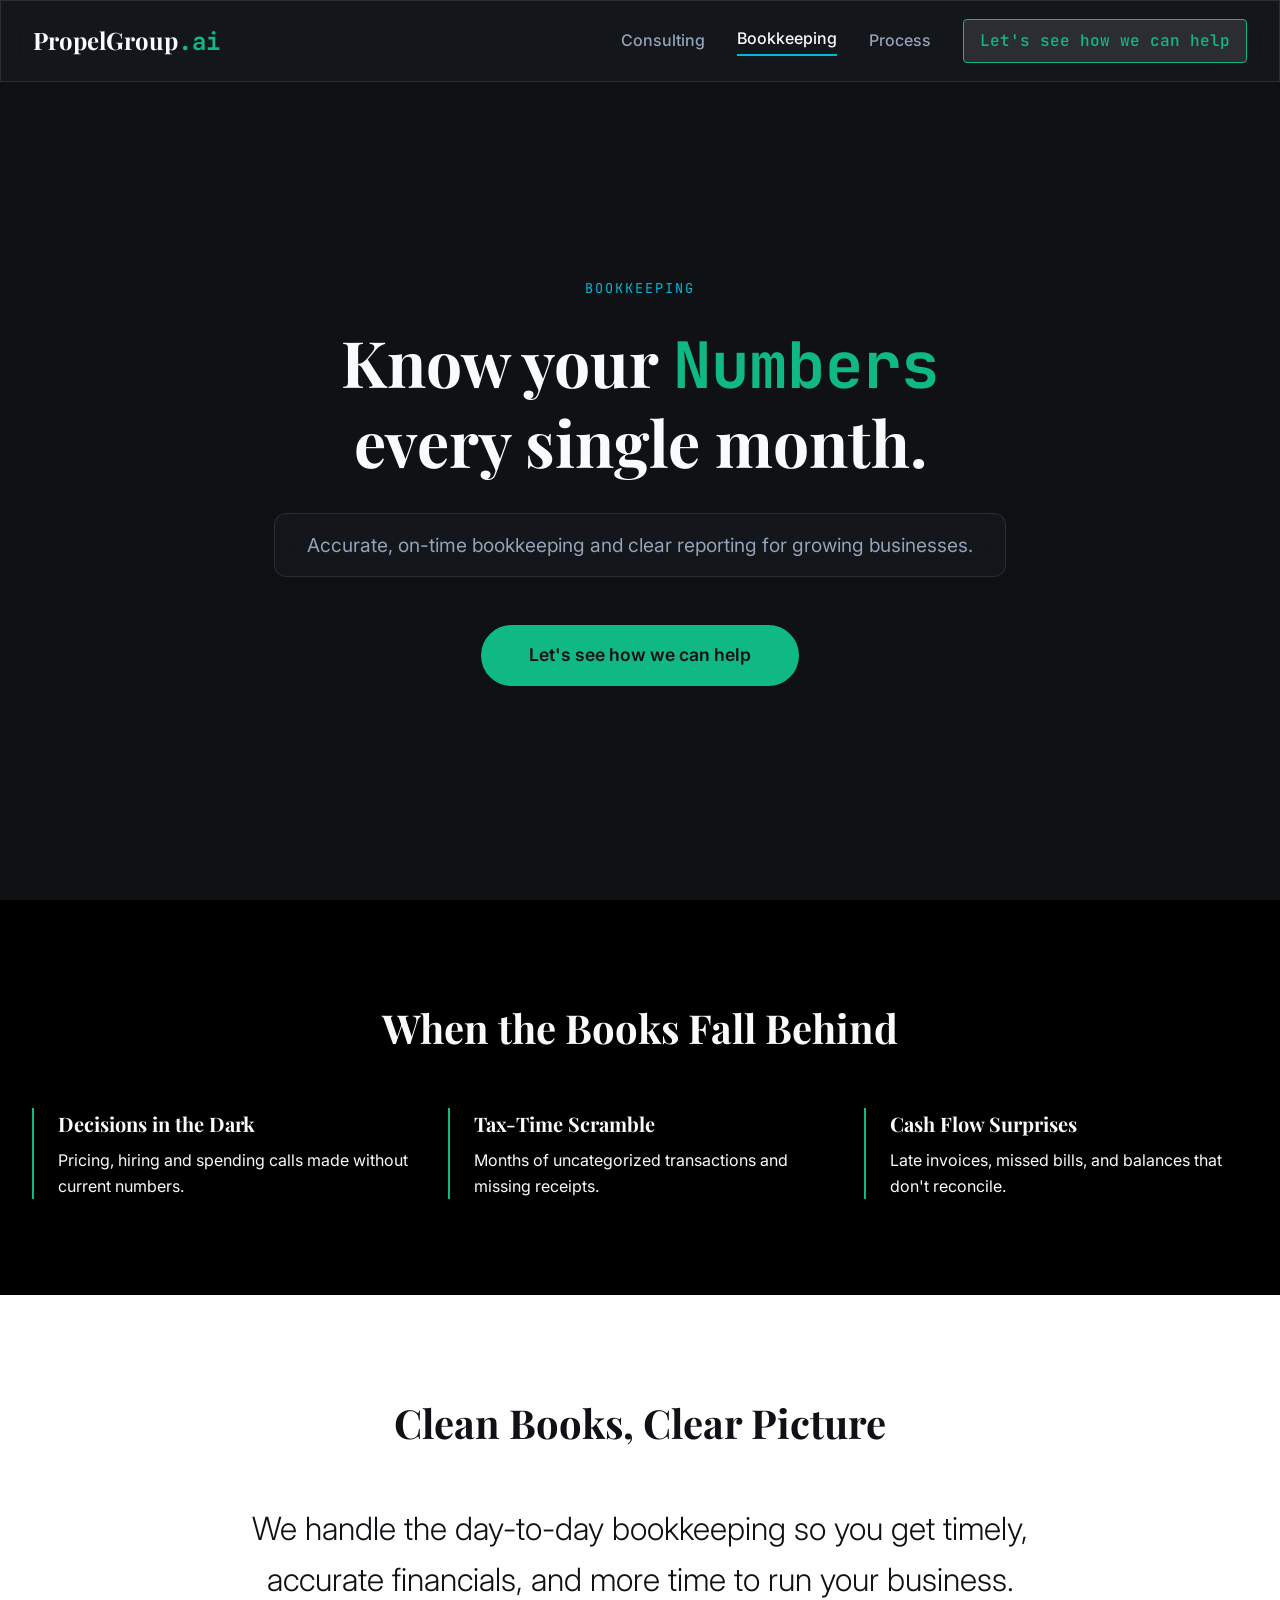
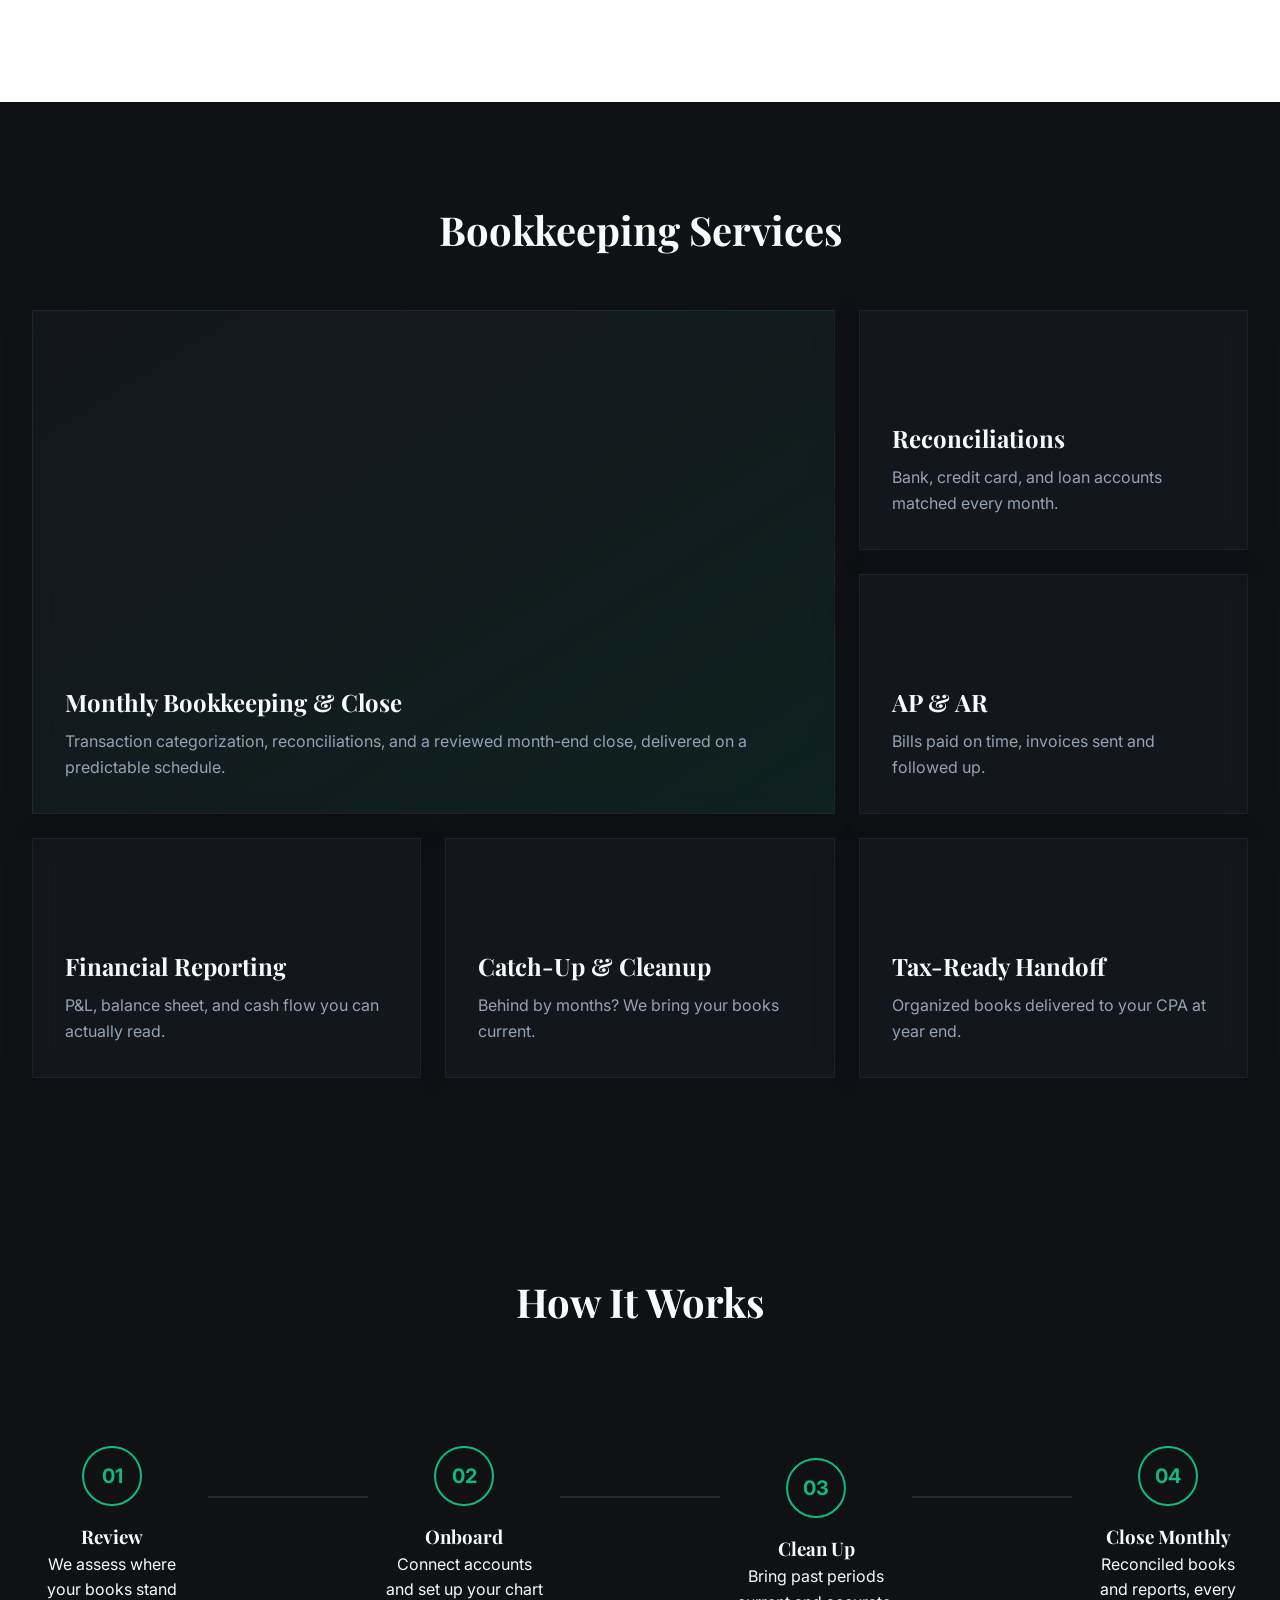
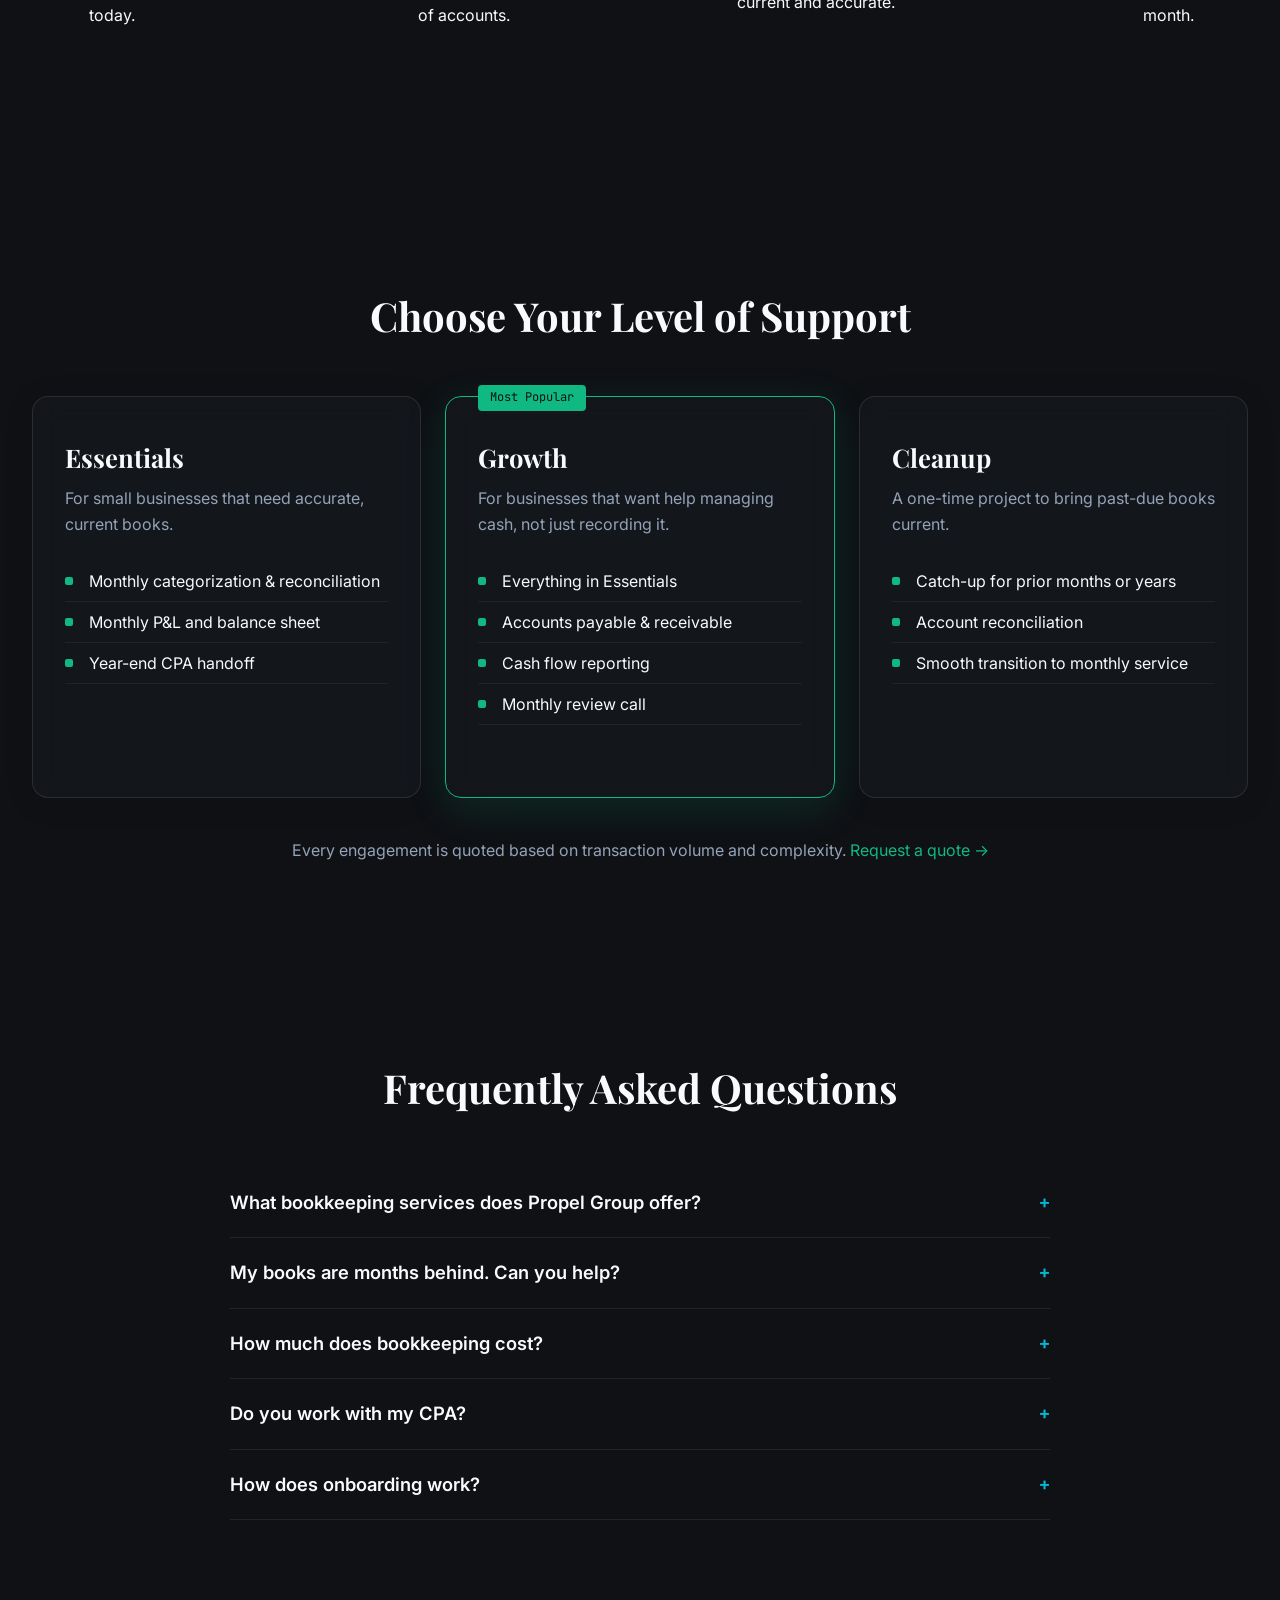
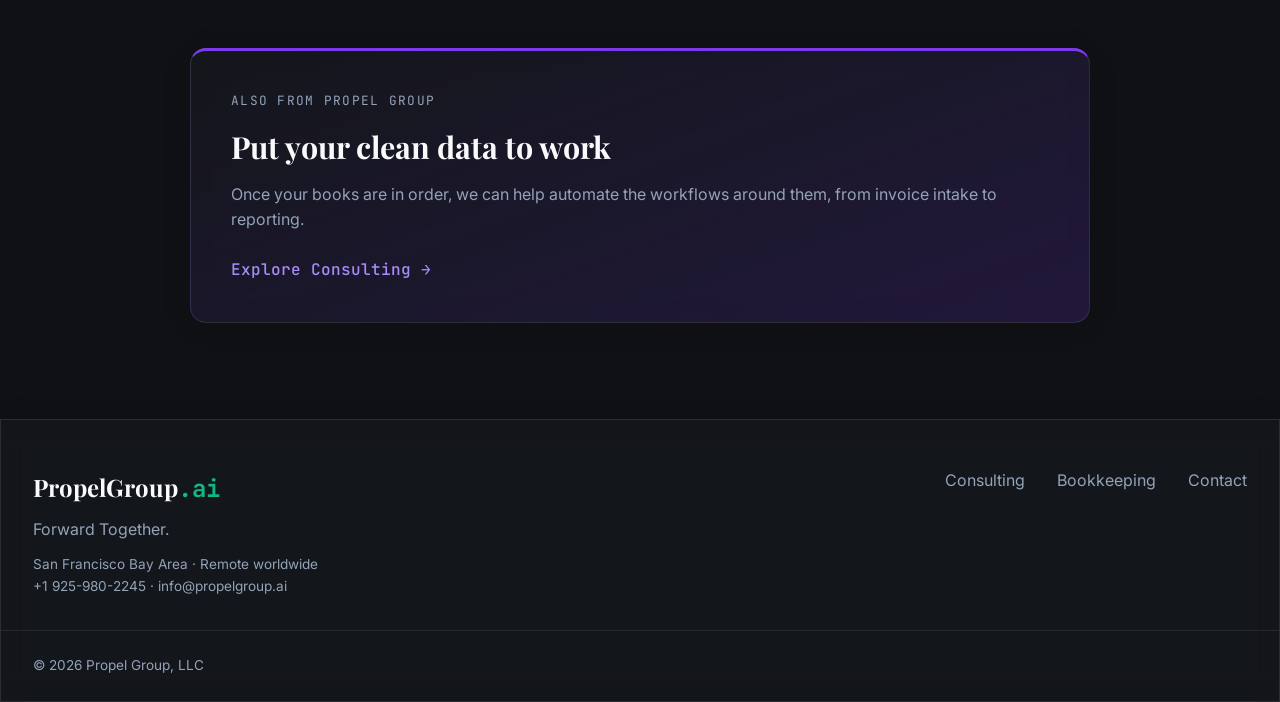
<file: bookkeeping/index.html>
<!DOCTYPE html>
<html lang="en">

<head>
    <meta charset="UTF-8">
    <meta name="viewport" content="width=device-width, initial-scale=1.0">
    <title>Bookkeeping | Propel Group</title>
    <meta name="description"
        content="Accurate, on-time bookkeeping for growing businesses: monthly close, reconciliations, AP/AR, and clear financial reporting from Propel Group.">

    <link rel="canonical" href="https://propelgroup.ai/bookkeeping/">

    <!-- Social / link previews -->
    <meta property="og:type" content="website">
    <meta property="og:site_name" content="Propel Group">
    <meta property="og:title" content="Bookkeeping | Propel Group">
    <meta property="og:description" content="Accurate, on-time bookkeeping for growing businesses: monthly close, reconciliations, AP/AR, and clear financial reporting from Propel Group.">
    <meta property="og:url" content="https://propelgroup.ai/bookkeeping/">
    <meta property="og:image" content="https://propelgroup.ai/images/og-image.png">
    <meta property="og:image:width" content="1200">
    <meta property="og:image:height" content="630">
    <meta property="og:image:alt" content="Propel Group: Business Consulting &amp; Bookkeeping">
    <meta name="twitter:card" content="summary_large_image">
    <meta name="twitter:image" content="https://propelgroup.ai/images/og-image.png">

    <!-- Icons -->
    <link rel="icon" href="../favicon.ico" sizes="any">
    <link rel="icon" href="../favicon.svg" type="image/svg+xml">
    <link rel="apple-touch-icon" href="../apple-touch-icon.png">

    <!-- Fonts -->
    <link rel="preconnect" href="https://fonts.googleapis.com">
    <link rel="preconnect" href="https://fonts.gstatic.com" crossorigin>
    <link
        href="https://fonts.googleapis.com/css2?family=Inter:wght@300;400;600&family=JetBrains+Mono:wght@400;500&family=Playfair+Display:wght@700&display=swap"
        rel="stylesheet">

    <!-- Styles -->
    <link rel="stylesheet" href="../css/style.css?v=20261120b">

    <!-- Scripts (Defer) -->
    <script src="../js/main.js?v=20261120" defer></script>
    <!-- Structured data -->
    <script type="application/ld+json">
{
  "@context": "https://schema.org",
  "@graph": [
    {
      "@type": "Service",
      "@id": "https://propelgroup.ai/bookkeeping/#service",
      "name": "Bookkeeping",
      "serviceType": "Bookkeeping",
      "url": "https://propelgroup.ai/bookkeeping/",
      "provider": {
        "@id": "https://propelgroup.ai/#organization"
      },
      "description": "Accurate, on-time bookkeeping for growing businesses: monthly close, reconciliations, AP/AR, and clear financial reporting from Propel Group.",
      "hasOfferCatalog": {
        "@type": "OfferCatalog",
        "name": "Bookkeeping plans",
        "itemListElement": [
          {
            "@type": "Offer",
            "name": "Essentials",
            "description": "Monthly categorization and reconciliation, monthly P&L and balance sheet, year-end CPA handoff."
          },
          {
            "@type": "Offer",
            "name": "Growth",
            "description": "Everything in Essentials plus accounts payable and receivable, cash flow reporting, and a monthly review call."
          },
          {
            "@type": "Offer",
            "name": "Cleanup",
            "description": "One-time catch-up for prior months or years, account reconciliation, and transition to monthly service."
          }
        ]
      },
      "areaServed": [
        {
          "@type": "Place",
          "name": "San Francisco Bay Area"
        },
        {
          "@type": "Place",
          "name": "Worldwide (remote)"
        }
      ]
    },
    {
      "@type": "BreadcrumbList",
      "itemListElement": [
        {
          "@type": "ListItem",
          "position": 1,
          "name": "Home",
          "item": "https://propelgroup.ai/"
        },
        {
          "@type": "ListItem",
          "position": 2,
          "name": "Bookkeeping",
          "item": "https://propelgroup.ai/bookkeeping/"
        }
      ]
    },
    {
      "@type": "FAQPage",
      "@id": "https://propelgroup.ai/bookkeeping/#faq",
      "mainEntity": [
        {
          "@type": "Question",
          "name": "What bookkeeping services does Propel Group offer?",
          "acceptedAnswer": {
            "@type": "Answer",
            "text": "Monthly bookkeeping and close, bank, credit card, and loan reconciliations, accounts payable and receivable, financial reporting (P&L, balance sheet, and cash flow), catch-up and cleanup of past periods, and a tax-ready handoff to your CPA at year end."
          }
        },
        {
          "@type": "Question",
          "name": "My books are months behind. Can you help?",
          "acceptedAnswer": {
            "@type": "Answer",
            "text": "Yes. Our Cleanup service is a one-time project that brings past-due books current, reconciles your accounts, and transitions you smoothly to monthly service."
          }
        },
        {
          "@type": "Question",
          "name": "How much does bookkeeping cost?",
          "acceptedAnswer": {
            "@type": "Answer",
            "text": "Every engagement is quoted based on transaction volume and complexity. There are three levels of support: Essentials, Growth, and Cleanup. Email info@propelgroup.ai for a quote."
          }
        },
        {
          "@type": "Question",
          "name": "Do you work with my CPA?",
          "acceptedAnswer": {
            "@type": "Answer",
            "text": "Yes. We deliver organized, reconciled books to your CPA at year end so tax season is never a scramble."
          }
        },
        {
          "@type": "Question",
          "name": "How does onboarding work?",
          "acceptedAnswer": {
            "@type": "Answer",
            "text": "Review (we assess where your books stand today), Onboard (connect accounts and set up your chart of accounts), Clean Up (bring past periods current), and Close Monthly (reconciled books and reports every month)."
          }
        }
      ]
    }
  ]
}
    </script>
</head>

<body class="page-books">

    <!-- Navigation -->
    <nav class="glass-panel" id="main-nav">
        <div class="container nav-content">
            <a href="../" class="logo">PropelGroup<span class="mono accent">.ai</span></a>
            <button class="nav-toggle" aria-label="Open menu" aria-expanded="false">
                <span></span><span></span><span></span>
            </button>
            <div class="nav-links">
                <a href="../ai/">Consulting</a>
                <a href="./" class="active" aria-current="page">Bookkeeping</a>
                <a href="#process">Process</a>
                <a href="../#contact" class="btn-audit">Let's see how we can help</a>
            </div>
        </div>
    </nav>

    <!-- Hero -->
    <section id="hero" class="hero-section">
        <div class="container hero-content">
            <p class="eyebrow mono">Bookkeeping</p>
            <h1 class="headline">
                Know your <span id="text-scrambler" class="scramble-text"
                    data-phrases="Numbers|Cash Flow|Margins|Runway">Numbers</span>
                <br>every single month.
            </h1>
            <p class="subheadline glass-panel">
                Accurate, on-time bookkeeping and clear reporting for growing businesses.
            </p>
            <div class="hero-actions">
                <a href="../#contact" class="btn-pulse btn-mint">Let's see how we can help</a>
            </div>
        </div>
    </section>

    <!-- Problem -->
    <section id="problem" class="problem-section animate-on-scroll">
        <div class="container">
            <h2 class="section-title">When the Books Fall Behind</h2>
            <div class="problem-grid">
                <div class="problem-card">
                    <h3>Decisions in the Dark</h3>
                    <p>Pricing, hiring and spending calls made without current numbers.</p>
                </div>
                <div class="problem-card">
                    <h3>Tax-Time Scramble</h3>
                    <p>Months of uncategorized transactions and missing receipts.</p>
                </div>
                <div class="problem-card">
                    <h3>Cash Flow Surprises</h3>
                    <p>Late invoices, missed bills, and balances that don't reconcile.</p>
                </div>
            </div>
        </div>
    </section>

    <!-- Solution -->
    <section id="solution" class="solution-section">
        <div class="container">
            <h2 class="section-title text-dark">Clean Books, Clear Picture</h2>
            <p class="solution-lead">
                We handle the day-to-day bookkeeping so you get timely, accurate financials, and more time to
                run your business.
            </p>
        </div>
    </section>

    <!-- Services -->
    <section id="services" class="services-section animate-on-scroll">
        <div class="container">
            <h2 class="section-title">Bookkeeping Services</h2>
            <div class="bento-grid">
                <div class="bento-card large glass-panel">
                    <div class="card-content">
                        <h3>Monthly Bookkeeping &amp; Close</h3>
                        <p>Transaction categorization, reconciliations, and a reviewed month-end close, delivered
                            on a predictable schedule.</p>
                    </div>
                </div>
                <div class="bento-card medium glass-panel">
                    <div class="card-content">
                        <h3>Reconciliations</h3>
                        <p>Bank, credit card, and loan accounts matched every month.</p>
                    </div>
                </div>
                <div class="bento-card medium glass-panel">
                    <div class="card-content">
                        <h3>AP &amp; AR</h3>
                        <p>Bills paid on time, invoices sent and followed up.</p>
                    </div>
                </div>
                <div class="bento-card medium glass-panel">
                    <div class="card-content">
                        <h3>Financial Reporting</h3>
                        <p>P&amp;L, balance sheet, and cash flow you can actually read.</p>
                    </div>
                </div>
                <div class="bento-card medium glass-panel">
                    <div class="card-content">
                        <h3>Catch-Up &amp; Cleanup</h3>
                        <p>Behind by months? We bring your books current.</p>
                    </div>
                </div>
                <div class="bento-card medium glass-panel">
                    <div class="card-content">
                        <h3>Tax-Ready Handoff</h3>
                        <p>Organized books delivered to your CPA at year end.</p>
                    </div>
                </div>
            </div>
        </div>
    </section>

    <!-- Process -->
    <section id="process" class="roadmap-section">
        <div class="container">
            <h2 class="section-title">How It Works</h2>
            <div class="roadmap-container">
                <div class="roadmap-step">
                    <div class="step-marker">01</div>
                    <div class="step-content">
                        <h3>Review</h3>
                        <p>We assess where your books stand today.</p>
                    </div>
                </div>
                <div class="roadmap-line"></div>
                <div class="roadmap-step">
                    <div class="step-marker">02</div>
                    <div class="step-content">
                        <h3>Onboard</h3>
                        <p>Connect accounts and set up your chart of accounts.</p>
                    </div>
                </div>
                <div class="roadmap-line"></div>
                <div class="roadmap-step">
                    <div class="step-marker">03</div>
                    <div class="step-content">
                        <h3>Clean Up</h3>
                        <p>Bring past periods current and accurate.</p>
                    </div>
                </div>
                <div class="roadmap-line"></div>
                <div class="roadmap-step">
                    <div class="step-marker">04</div>
                    <div class="step-content">
                        <h3>Close Monthly</h3>
                        <p>Reconciled books and reports, every month.</p>
                    </div>
                </div>
            </div>
        </div>
    </section>

    <!-- Plans (no prices: fill in when ready) -->
    <section id="plans" class="plans-section animate-on-scroll">
        <div class="container">
            <h2 class="section-title">Choose Your Level of Support</h2>
            <div class="plans-grid">
                <div class="plan-card glass-panel">
                    <h3>Essentials</h3>
                    <p class="plan-desc">For small businesses that need accurate, current books.</p>
                    <ul class="service-list">
                        <li>Monthly categorization &amp; reconciliation</li>
                        <li>Monthly P&amp;L and balance sheet</li>
                        <li>Year-end CPA handoff</li>
                    </ul>
                </div>
                <div class="plan-card glass-panel featured">
                    <span class="plan-badge mono">Most Popular</span>
                    <h3>Growth</h3>
                    <p class="plan-desc">For businesses that want help managing cash, not just recording it.</p>
                    <ul class="service-list">
                        <li>Everything in Essentials</li>
                        <li>Accounts payable &amp; receivable</li>
                        <li>Cash flow reporting</li>
                        <li>Monthly review call</li>
                    </ul>
                </div>
                <div class="plan-card glass-panel">
                    <h3>Cleanup</h3>
                    <p class="plan-desc">A one-time project to bring past-due books current.</p>
                    <ul class="service-list">
                        <li>Catch-up for prior months or years</li>
                        <li>Account reconciliation</li>
                        <li>Smooth transition to monthly service</li>
                    </ul>
                </div>
            </div>
            <p class="plans-note">Every engagement is quoted based on transaction volume and complexity.
                <a href="../#contact">Request a quote &rarr;</a></p>
        </div>
    </section>

    <!-- FAQ (mirrors FAQPage structured data in <head>; keep the two in sync) -->
    <section id="faq" class="faq-section">
        <div class="container">
            <h2 class="section-title">Frequently Asked Questions</h2>
            <div class="faq-list">
                <details class="faq-item">
                    <summary>What bookkeeping services does Propel Group offer?</summary>
                    <p>Monthly bookkeeping and close, bank, credit card, and loan reconciliations, accounts payable and receivable, financial reporting (P&amp;L, balance sheet, and cash flow), catch-up and cleanup of past periods, and a tax-ready handoff to your CPA at year end.</p>
                </details>
                <details class="faq-item">
                    <summary>My books are months behind. Can you help?</summary>
                    <p>Yes. Our Cleanup service is a one-time project that brings past-due books current, reconciles your accounts, and transitions you smoothly to monthly service.</p>
                </details>
                <details class="faq-item">
                    <summary>How much does bookkeeping cost?</summary>
                    <p>Every engagement is quoted based on transaction volume and complexity. There are three levels of support: Essentials, Growth, and Cleanup. Email info@propelgroup.ai for a quote.</p>
                </details>
                <details class="faq-item">
                    <summary>Do you work with my CPA?</summary>
                    <p>Yes. We deliver organized, reconciled books to your CPA at year end so tax season is never a scramble.</p>
                </details>
                <details class="faq-item">
                    <summary>How does onboarding work?</summary>
                    <p>Review (we assess where your books stand today), Onboard (connect accounts and set up your chart of accounts), Clean Up (bring past periods current), and Close Monthly (reconciled books and reports every month).</p>
                </details>
            </div>
        </div>
    </section>

    <!-- Cross-sell -->
    <section class="cross-sell">
        <div class="container">
            <a href="../ai/" class="cross-card glass-panel theme-ai">
                <span class="service-tag mono">Also from Propel Group</span>
                <h3>Put your clean data to work</h3>
                <p>Once your books are in order, we can help automate the workflows around them, from invoice
                    intake to reporting.</p>
                <span class="service-link mono">Explore Consulting &rarr;</span>
            </a>
        </div>
    </section>

    <!-- Footer -->
    <footer class="site-footer glass-panel">
        <div class="container footer-grid">
            <div>
                <a href="../" class="logo">PropelGroup<span class="mono accent">.ai</span></a>
                <p class="footer-tag">Forward Together.</p>
                <p class="footer-meta">San Francisco Bay Area &middot; Remote worldwide<br>
                    <a href="tel:+19259802245">+1 925-980-2245</a> &middot;
                    <a href="mailto:info@propelgroup.ai">info@propelgroup.ai</a></p>
            </div>
            <div class="footer-links">
                <a href="../ai/">Consulting</a>
                <a href="./">Bookkeeping</a>
                <a href="../#contact">Contact</a>
            </div>
        </div>
        <div class="container footer-legal">
            <p>&copy; 2026 Propel Group, LLC</p>
        </div>
    </footer>
</body>

</html>
</file>
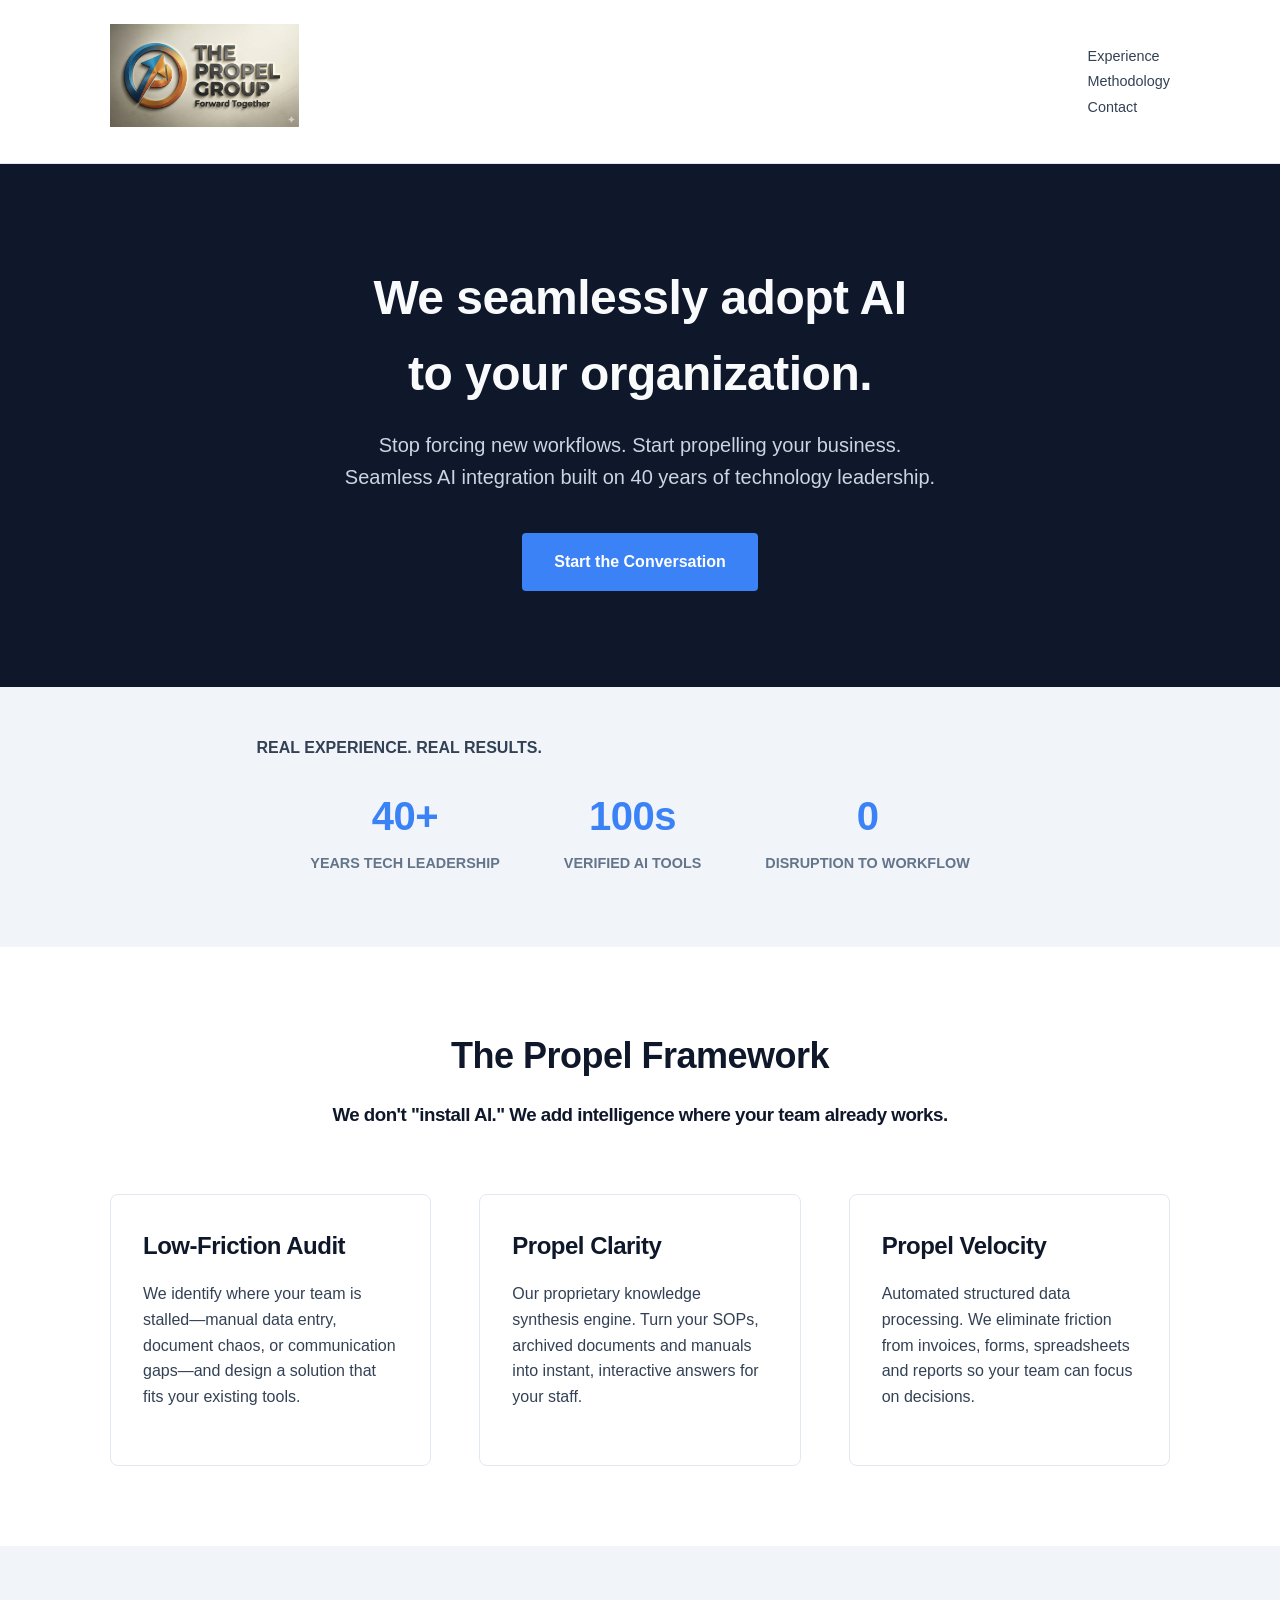
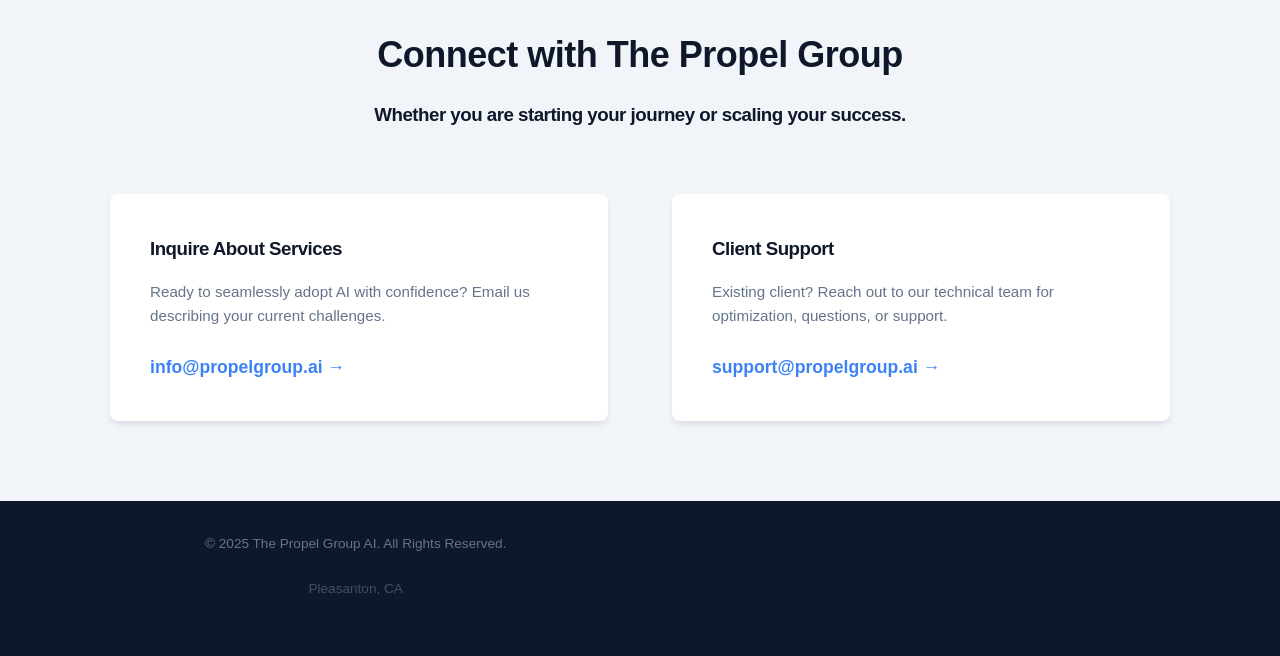
<file: index-old.html>
<!DOCTYPE html>
<html lang="en">

<head>
    <meta name="robots" content="noindex, nofollow">
    <meta charset="UTF-8">
    <meta name="viewport" content="width=device-width, initial-scale=1.0">
    <title>The Propel Group | Seamless AI Integration</title>
    <style>
        /* CORE VARIABLES - Professional, Deep Tech Palette */
        :root {
            --primary-navy: #0f172a;
            /* Trust, Depth */
            --accent-blue: #3b82f6;
            /* Technology, Clarity */
            --text-dark: #334155;
            --text-light: #f8fafc;
            --bg-light: #f1f5f9;
        }

        /* RESET & BASE STYLES */
        * {
            margin: 0;
            padding: 0;
            box-sizing: border-box;
        }

        body {
            font-family: 'Helvetica Neue', Helvetica, Arial, sans-serif;
            line-height: 1.6;
            color: var(--text-dark);
            background-color: #ffffff;
        }

        /* TYPOGRAPHY */
        h1,
        h2,
        h3 {
            font-weight: 700;
            color: var(--primary-navy);
            letter-spacing: -0.5px;
        }

        p {
            margin-bottom: 1.5rem;
            max-width: 65ch;
        }

        .container {
            max-width: 1100px;
            margin: 0 auto;
            padding: 0 20px;
        }

        /* NAVIGATION */
        nav {
            background: #ffffff;
            padding: 1.5rem 0;
            border-bottom: 1px solid #e2e8f0;
            position: sticky;
            top: 0;
            z-index: 100;
        }

        nav .container {
            display: flex;
            justify-content: space-between;
            align-items: center;
        }

        .logo {
            font-size: 1.5rem;
            font-weight: 800;
            color: var(--primary-navy);
            text-transform: uppercase;
            letter-spacing: 1px;
        }

        .logo span {
            color: var(--accent-blue);
        }

        .nav-links a {
            text-decoration: none;
            color: var(--text-dark);
            margin-left: 2rem;
            font-weight: 500;
            font-size: 0.9rem;
        }

        .nav-links a:hover {
            color: var(--accent-blue);
        }

        /* HERO SECTION */
        .hero {
            background: var(--primary-navy);
            color: var(--text-light);
            padding: 6rem 0;
            text-align: center;
        }

        .hero h1 {
            color: var(--text-light);
            font-size: 3rem;
            margin-bottom: 1rem;
        }

        .hero p {
            color: #cbd5e1;
            font-size: 1.25rem;
            margin: 0 auto 2.5rem auto;
        }

        .btn {
            display: inline-block;
            background: var(--accent-blue);
            color: white;
            padding: 1rem 2rem;
            text-decoration: none;
            border-radius: 4px;
            font-weight: 600;
            transition: background 0.3s;
        }

        .btn:hover {
            background: #2563eb;
        }

        /* TRUST & EXPERIENCE SECTION */
        .trust-banner {
            background: var(--bg-light);
            padding: 3rem 0;
            text-align: center;
        }

        .trust-stats {
            display: flex;
            justify-content: center;
            gap: 4rem;
            margin-top: 1rem;
            flex-wrap: wrap;
        }

        .stat-item h3 {
            font-size: 2.5rem;
            color: var(--accent-blue);
            margin-bottom: 0.2rem;
        }

        .stat-item p {
            font-size: 0.9rem;
            font-weight: 600;
            text-transform: uppercase;
            color: #64748b;
        }

        /* SERVICES / UVP SECTION */
        .services {
            padding: 5rem 0;
        }

        .section-header {
            text-align: center;
            margin-bottom: 4rem;
        }

        .section-header h2 {
            font-size: 2.25rem;
            margin-bottom: 1rem;
        }

        .grid {
            display: grid;
            grid-template-columns: repeat(auto-fit, minmax(300px, 1fr));
            gap: 3rem;
        }

        .card {
            padding: 2rem;
            border: 1px solid #e2e8f0;
            border-radius: 8px;
            transition: transform 0.2s;
        }

        .card:hover {
            transform: translateY(-5px);
            border-color: var(--accent-blue);
        }

        .card h3 {
            margin-bottom: 1rem;
            font-size: 1.5rem;
        }

        /* CONTACT SECTION */
        .contact {
            background: var(--bg-light);
            padding: 5rem 0;
        }

        .contact-grid {
            display: grid;
            grid-template-columns: 1fr 1fr;
            gap: 4rem;
        }

        .contact-col {
            background: white;
            padding: 2.5rem;
            border-radius: 8px;
            box-shadow: 0 4px 6px -1px rgba(0, 0, 0, 0.1);
        }

        .contact-col h3 {
            margin-bottom: 1rem;
        }

        .contact-col p {
            font-size: 0.95rem;
            color: #64748b;
            margin-bottom: 1.5rem;
        }

        .email-link {
            color: var(--accent-blue);
            font-weight: 700;
            text-decoration: none;
            font-size: 1.1rem;
        }

        /* FOOTER */
        footer {
            background: var(--primary-navy);
            color: #64748b;
            padding: 2rem 0;
            text-align: center;
            font-size: 0.85rem;
        }

        /* RESPONSIVE */
        @media (max-width: 768px) {
            .hero h1 {
                font-size: 2rem;
            }

            .contact-grid {
                grid-template-columns: 1fr;
            }

            .nav-links {
                display: none;
            }

            /* Simplified for mobile demo */
        }
    </style>
</head>

<body>

    <nav>
        <div class="container">
            <div class="logo"><img src="images/PGLogo.png" width="20%" height="20%"></div>
            <div class="nav-links">
                <a href="#about">Experience</a>
                <a href="#services">Methodology</a>
                <a href="#contact">Contact</a>
            </div>
        </div>
    </nav>

    <section class="hero">
        <div class="container">
            <h1>We seamlessly adopt AI <br>to your organization.</h1>
            <p>Stop forcing new workflows. Start propelling your business. <br>Seamless AI integration built
                on 40 years of technology leadership.</p>
            <a href="#contact" class="btn">Start the Conversation</a>
        </div>
    </section>

    <section class="trust-banner" id="about">
        <div class="container">
            <div class="section-header" style="margin-bottom: 1rem;">
                <p><strong>REAL EXPERIENCE. REAL RESULTS.</strong></p>
            </div>
            <div class="trust-stats">
                <div class="stat-item">
                    <h3>40+</h3>
                    <p>Years Tech Leadership</p>
                </div>
                <div class="stat-item">
                    <h3>100s</h3>
                    <p>Verified AI Tools</p>
                </div>
                <div class="stat-item">
                    <h3>0</h3>
                    <p>Disruption to Workflow</p>
                </div>
            </div>
        </div>
    </section>

    <section class="services" id="services">
        <div class="container">
            <div class="section-header">
                <h2>The Propel Framework</h2>
                <h3>We don't "install AI." We add intelligence where your team already works.</h3>
            </div>
            <div class="grid">
                <div class="card">
                    <h3>Low-Friction Audit</h3>
                    <p>We identify where your team is stalled—manual data entry, document chaos, or communication
                        gaps—and design a solution that fits your existing tools.</p>
                </div>
                <div class="card">
                    <h3>Propel Clarity</h3>
                    <p>Our proprietary knowledge synthesis engine. Turn your SOPs, archived documents and manuals into instant,
                        interactive answers for your staff.</p>
                </div>
                <div class="card">
                    <h3>Propel Velocity</h3>
                    <p>Automated structured data processing. We eliminate friction from invoices, forms, spreadsheets and
                        reports so your team can focus on decisions.</p>
                </div>
            </div>
        </div>
    </section>

    <section class="contact" id="contact">
        <div class="container">
            <div class="section-header">
                <h2>Connect with The Propel Group</h2>
                <h3>Whether you are starting your journey or scaling your success.</h3>
            </div>
            <div class="contact-grid">

                <div class="contact-col">
                    <h3>Inquire About Services</h3>
                    <p>Ready to seamlessly adopt AI with confidence? Email us describing your current challenges.</p>
                    <a href="mailto:info@propelgroup.ai" class="email-link">info@propelgroup.ai &rarr;</a>
                </div>

                <div class="contact-col">
                    <h3>Client Support</h3>
                    <p>Existing client? Reach out to our technical team for optimization, questions, or support.</p>
                    <a href="mailto:support@propelgroup.ai" class="email-link">support@propelgroup.ai &rarr;</a>
                </div>

            </div>
        </div>
    </section>

    <footer>
        <div class="container">
            <p>&copy; 2025 The Propel Group AI. All Rights Reserved.</p>
            <p style="margin-top: 0.5rem; opacity: 0.6;">Pleasanton, CA</p>
        </div>
    </footer>

</body>

</html>
</file>
<file: css/style.css>
:root {
    /* Color Palette - Deep Tech */
    --bg-dark: #0f1115;
    /* Deep slate/charcoal */
    --bg-glass: rgba(22, 25, 30, 0.7);
    --accent-violet: #7c3aed;
    /* Electric Violet */
    --accent-mint: #10b981;
    /* Mint Green */
    --accent-cyan: #06b6d4;
    --text-primary: #f8fafc;
    --text-secondary: #94a3b8;

    /* Typography */
    --font-serif: 'Playfair Display', serif;
    /* Authority */
    --font-mono: 'JetBrains Mono', monospace;
    /* Tech feel */
    --font-sans: 'Inter', sans-serif;

    /* Spacing & Layout */
    --container-max: 1280px;
    --header-height: 80px;
}

*,
*::before,
*::after {
    box-sizing: border-box;
    margin: 0;
    padding: 0;
}

body {
    background-color: var(--bg-dark);
    color: var(--text-primary);
    font-family: var(--font-sans);
    line-height: 1.6;
    overflow-x: hidden;
    -webkit-font-smoothing: antialiased;
}

h1,
h2,
h3,
h4,
h5,
h6 {
    font-family: var(--font-serif);
    font-weight: 700;
}

.mono {
    font-family: var(--font-mono);
}

.glass-panel {
    background: var(--bg-glass);
    backdrop-filter: blur(12px);
    -webkit-backdrop-filter: blur(12px);
    border: 1px solid rgba(255, 255, 255, 0.1);
    box-shadow: 0 4px 30px rgba(0, 0, 0, 0.1);
}

.container {
    max-width: var(--container-max);
    margin: 0 auto;
    padding: 0 2rem;
}

/* Utilities */
.text-gradient {
    background: linear-gradient(135deg, var(--text-primary) 0%, var(--accent-cyan) 100%);
    background-clip: text;
    -webkit-background-clip: text;
    -webkit-text-fill-color: transparent;
}

.sr-only {
    position: absolute;
    width: 1px;
    height: 1px;
    padding: 0;
    margin: -1px;
    overflow: hidden;
    clip: rect(0, 0, 0, 0);
    white-space: nowrap;
    border-width: 0;
}

/* Nav */
#main-nav {
    position: fixed;
    top: 0;
    left: 0;
    width: 100%;
    z-index: 100;
}

.nav-content {
    display: flex;
    justify-content: space-between;
    align-items: center;
    height: var(--header-height);
}

.logo {
    font-size: 1.5rem;
    font-weight: 700;
    text-decoration: none;
    color: var(--text-primary);
    font-family: var(--font-serif);
}

.logo .accent {
    color: var(--accent-mint);
}

.nav-links {
    display: flex;
    gap: 2rem;
    align-items: center;
}

.nav-links a {
    color: var(--text-secondary);
    text-decoration: none;
    white-space: nowrap;
    font-weight: 500;
    transition: color 0.3s;
}

.nav-links a:hover {
    color: var(--accent-cyan);
}

.btn-audit {
    padding: 0.5rem 1rem;
    background: rgba(255, 255, 255, 0.1);
    border: 1px solid var(--accent-mint);
    color: var(--accent-mint);
    border-radius: 4px;
    cursor: pointer;
    transition: all 0.3s;
    font-family: var(--font-mono);
}

.btn-audit:hover {
    background: var(--accent-mint);
    color: var(--bg-dark);
}

/* Hero Section */
.hero-section {
    position: relative;
    height: 100vh;
    display: flex;
    align-items: center;
    justify-content: center;
    overflow: hidden;
}

.hero-content {
    position: relative;
    z-index: 10;
    text-align: center;
}

.headline {
    font-size: 4rem;
    line-height: 1.2;
    margin-bottom: 2rem;
}

.scramble-text {
    color: var(--accent-violet);
    font-family: var(--font-mono);
}

.dud {
    color: var(--text-secondary);
    opacity: 0.5;
}

.subheadline {
    display: inline-block;
    padding: 1rem 2rem;
    font-size: 1.2rem;
    color: var(--text-secondary);
    border-radius: 12px;
    margin-bottom: 3rem;
}

.btn-pulse {
    padding: 1rem 3rem;
    font-size: 1.1rem;
    color: white;
    background: var(--accent-violet);
    border: none;
    border-radius: 50px;
    cursor: pointer;
    box-shadow: 0 0 0 0 rgba(124, 58, 237, 0.7);
    animation: pulse-violet 2s infinite;
    font-weight: 600;
}

@keyframes pulse-violet {
    0% {
        transform: scale(0.95);
        box-shadow: 0 0 0 0 rgba(124, 58, 237, 0.7);
    }

    70% {
        transform: scale(1);
        box-shadow: 0 0 0 20px rgba(124, 58, 237, 0);
    }

    100% {
        transform: scale(0.95);
        box-shadow: 0 0 0 0 rgba(124, 58, 237, 0);
    }
}
/* Services / Bento Grid */
.services-section {
    padding: 6rem 0;
    background: var(--bg-dark);
}

.section-title {
    font-size: 2.5rem;
    margin-bottom: 3rem;
    text-align: center;
}

.bento-grid {
    display: grid;
    grid-template-columns: repeat(3, 1fr);
    grid-template-rows: repeat(2, 300px);
    gap: 1.5rem;
}

.bento-card {
    padding: 2rem;
    display: flex;
    flex-direction: column;
    justify-content: flex-end;
    transition: transform 0.3s ease, border-color 0.3s ease;
    border: 1px solid rgba(255,255,255,0.05);
    overflow: hidden;
    position: relative;
    cursor: default;
}

.bento-card:hover {
    transform: translateY(-5px);
    border-color: var(--accent-cyan);
}

.bento-card.large {
    grid-column: span 2;
    grid-row: span 2;
    background: linear-gradient(to bottom right, var(--bg-glass), rgba(16, 185, 129, 0.1));
}

.bento-card.medium {
    grid-column: span 1;
    grid-row: span 1;
}

.bento-card.wide {
    grid-column: span 3;
    grid-row: span 1;
}

.bento-card h3 {
    font-size: 1.5rem;
    margin-bottom: 0.5rem;
    color: var(--text-primary);
}

.bento-card p {
    color: var(--text-secondary);
}

.bento-card .hover-reveal-content {
    max-height: 0;
    overflow: hidden;
    transition: max-height 0.4s ease;
}

.bento-card:hover .hover-reveal-content {
    max-height: 100px;
}

.metric {
    display: inline-block;
    margin-top: 1rem;
    padding: 0.25rem 0.75rem;
    background: var(--accent-mint);
    color: var(--bg-dark);
    border-radius: 4px;
    font-weight: 600;
    font-family: var(--font-mono);
}

@media (max-width: 768px) {
    .bento-grid {
        grid-template-columns: 1fr;
        grid-template-rows: auto;
    }
    
    .bento-card.large,
    .bento-card.medium, 
    .bento-card.wide {
        grid-column: span 1;
        grid-row: auto;
        min-height: 250px;
    }
}

/* Problem Section (Glitch) */
.problem-section {
    padding: 6rem 0;
    position: relative;
    background: #000;
}

.problem-grid {
    display: grid;
    grid-template-columns: repeat(auto-fit, minmax(300px, 1fr));
    gap: 2rem;
    margin-top: 3rem;
}

.problem-card {
    border-left: 2px solid var(--accent-violet);
    padding-left: 1.5rem;
}

.problem-card h3 {
    font-size: 1.25rem;
    color: var(--text-primary);
    margin-bottom: 0.5rem;
}

/* Solution Section */
.solution-section {
    padding: 6rem 0;
    background: white; /* Bright transition */
    color: var(--bg-dark);
}

.solution-section .section-title {
    color: var(--bg-dark);
}

.solution-lead {
    font-size: 2rem;
    font-weight: 300;
    max-width: 800px;
    margin: 0 auto;
    text-align: center;
    color: var(--bg-dark);
}

/* Roadmap Section */
.roadmap-section {
    padding: 6rem 0;
    background: var(--bg-dark);
}

.roadmap-container {
    display: flex;
    justify-content: space-between;
    align-items: center;
    position: relative;
    padding: 4rem 0;
}

.roadmap-step {
    flex: 1;
    text-align: center;
    position: relative;
    z-index: 2;
    cursor: pointer;
    transition: transform 0.3s;
}

.roadmap-step:hover {
    transform: translateY(-10px);
}

.roadmap-step .step-marker {
    width: 60px;
    height: 60px;
    border-radius: 50%;
    background: var(--bg-dark);
    border: 2px solid var(--accent-violet);
    color: var(--accent-violet);
    display: flex;
    align-items: center;
    justify-content: center;
    margin: 0 auto 1rem;
    font-weight: 700;
    font-size: 1.25rem;
    transition: all 0.3s;
}

.roadmap-step:hover .step-marker {
    background: var(--accent-violet);
    color: white;
    box-shadow: 0 0 20px rgba(124, 58, 237, 0.5);
}

.roadmap-line {
    flex: 1;
    height: 2px;
    background: rgba(255,255,255,0.1);
    position: relative;
    top: -2.5rem;
    z-index: 1;
    margin: 0 1rem;
}

/* Calculator Section */
.calculator-section {
    padding: 6rem 0;
    margin: 4rem 2rem;
    border-radius: 20px;
}

.calculator-ui {
    display: grid;
    grid-template-columns: 1fr 1fr;
    gap: 4rem;
    max-width: 900px;
    margin: 0 auto;
    align-items: center;
}

.input-group label {
    display: block;
    margin-bottom: 1rem;
    color: var(--text-primary);
    font-weight: 500;
}

.input-group input[type=range] {
    width: 100%;
    background: transparent;
    cursor: pointer;
}

.result-display {
    text-align: center;
    padding: 2rem;
    background: rgba(255,255,255,0.05);
    border-radius: 12px;
    border: 1px solid var(--accent-mint);
}

.result-number {
    font-size: 3.5rem;
    font-weight: 700;
    color: var(--accent-mint);
    margin: 1rem 0;
    font-family: var(--font-mono);
}

.result-sub {
    color: var(--text-secondary);
}

#roi-val {
    color: var(--text-primary);
    font-weight: 600;
}

@media (max-width: 768px) {
    .roadmap-container {
        flex-direction: column;
        gap: 2rem;
    }
    .roadmap-line {
        display: none;
    }
    .calculator-ui {
        grid-template-columns: 1fr;
    }
}

/* Testimonials */
.testimonials-section {
    padding: 6rem 0;
    overflow-x: hidden;
}

.testimonials-grid {
    display: grid;
    grid-template-columns: repeat(auto-fit, minmax(250px, 1fr));
    gap: 2rem;
}

.video-card {
    border-radius: 12px;
    overflow: hidden;
    position: relative;
    aspect-ratio: 9/16;
    transition: transform 0.3s;
}

.video-card:hover {
    transform: scale(1.02);
}

.video-placeholder {
    width: 100%;
    height: 100%;
    background: linear-gradient(to bottom, #2c2c2c, #1a1a1a);
    display: flex;
    align-items: center;
    justify-content: center;
}

.video-placeholder::after {
    content: '▶';
    font-size: 2rem;
    color: rgba(255,255,255,0.5);
    border: 2px solid rgba(255,255,255,0.5);
    border-radius: 50%;
    width: 50px;
    height: 50px;
    display: flex;
    align-items: center;
    justify-content: center;
}

.client-info {
    position: absolute;
    bottom: 0;
    left: 0;
    width: 100%;
    padding: 1rem;
    background: linear-gradient(to top, rgba(0,0,0,0.9), transparent);
}

.client-info h4 {
    color: var(--text-primary);
    margin-bottom: 0.25rem;
}

.client-info p {
    font-size: 0.875rem;
    color: var(--text-secondary);
}

/* Ethics Toggle */
.ethics-toggle-container {
    position: fixed;
    bottom: 2rem;
    right: 2rem;
    z-index: 1000;
    display: flex;
    align-items: center;
    gap: 1rem;
    background: rgba(0,0,0,0.8);
    padding: 0.75rem 1.25rem;
    border-radius: 50px;
    border: 1px solid rgba(255,255,255,0.1);
    backdrop-filter: blur(10px);
}

.toggle-label {
    font-weight: 600;
    font-size: 0.9rem;
    color: var(--text-primary);
}

.switch {
    position: relative;
    display: inline-block;
    width: 40px;
    height: 24px;
}

.switch input { 
    opacity: 0;
    width: 0;
    height: 0;
}

.slider {
    position: absolute;
    cursor: pointer;
    top: 0;
    left: 0;
    right: 0;
    bottom: 0;
    background-color: #ccc;
    transition: .4s;
    border-radius: 34px;
}

.slider:before {
    position: absolute;
    content: "";
    height: 16px;
    width: 16px;
    left: 4px;
    bottom: 4px;
    background-color: white;
    transition: .4s;
    border-radius: 50%;
}

input:checked + .slider {
    background-color: var(--accent-mint);
}

input:focus + .slider {
    box-shadow: 0 0 1px var(--accent-mint);
}

input:checked + .slider:before {
    transform: translateX(16px);
}

/* Human Mode Override */
body.human-mode {
    --bg-dark: #f0fdf4; /* Mint tint white */
    --text-primary: #1e293b;
    --text-secondary: #475569;
}

body.human-mode .glass-panel {
    background: rgba(255, 255, 255, 0.7);
    border: 1px solid rgba(0, 0, 0, 0.1);
}

body.human-mode .hero-section {
    background: white;
}

/* Scroll Animation Classes */
.animate-on-scroll {
    opacity: 0;
    transform: translateY(30px);
    transition: opacity 0.6s ease-out, transform 0.6s ease-out;
}

.animate-on-scroll.is-visible {
    opacity: 1;
    transform: translateY(0);
}


/* ==========================================================
   Multi-service redesign: shared additions
   ========================================================== */

a.btn-pulse,
a.btn-audit {
    display: inline-block;
    text-decoration: none;
}

.nav-links a.btn-audit {
    color: var(--accent-mint);
}

.nav-links a.btn-audit:hover {
    color: var(--bg-dark);
}

.nav-links a.active {
    color: var(--text-primary);
    border-bottom: 2px solid var(--accent-cyan);
    padding-bottom: 2px;
}

.btn-mint {
    background: var(--accent-mint);
    color: var(--bg-dark);
    animation-name: pulse-mint;
}

@keyframes pulse-mint {
    0% { transform: scale(0.95); box-shadow: 0 0 0 0 rgba(16, 185, 129, 0.7); }
    70% { transform: scale(1); box-shadow: 0 0 0 20px rgba(16, 185, 129, 0); }
    100% { transform: scale(0.95); box-shadow: 0 0 0 0 rgba(16, 185, 129, 0); }
}

.eyebrow {
    font-size: 0.85rem;
    letter-spacing: 0.15em;
    text-transform: uppercase;
    color: var(--accent-cyan);
    margin-bottom: 1.5rem;
}

.text-dark {
    color: var(--bg-dark);
}

/* Mobile nav toggle */
.nav-toggle {
    display: none;
    background: none;
    border: 0;
    cursor: pointer;
    padding: 0.5rem;
}

.nav-toggle span {
    display: block;
    width: 24px;
    height: 2px;
    margin: 5px 0;
    background: var(--text-primary);
    transition: transform 0.3s, opacity 0.3s;
}

@media (max-width: 1024px) {
    .nav-toggle {
        display: block;
    }

    .nav-links {
        display: none;
        position: absolute;
        top: var(--header-height);
        left: 0;
        right: 0;
        flex-direction: column;
        align-items: stretch;
        gap: 0;
        padding: 1rem 1.5rem 1.5rem;
        background: #0f1115;
        border-bottom: 1px solid rgba(255, 255, 255, 0.1);
    }

    .nav-links a {
        padding: 0.85rem 0;
        border-bottom: 1px solid rgba(255, 255, 255, 0.06);
    }

    .nav-links a.btn-audit {
        margin-top: 1rem;
        text-align: center;
        border-bottom: 1px solid var(--accent-mint);
    }

    #main-nav.open .nav-links {
        display: flex;
    }

    #main-nav.open .nav-toggle span:nth-child(1) { transform: translateY(7px) rotate(45deg); }
    #main-nav.open .nav-toggle span:nth-child(2) { opacity: 0; }
    #main-nav.open .nav-toggle span:nth-child(3) { transform: translateY(-7px) rotate(-45deg); }
}

@media (max-width: 768px) {
    .container {
        padding: 0 1rem;
    }

    .headline {
        font-size: 2.4rem;
    }

    .section-title {
        font-size: 1.9rem;
    }

    .solution-lead {
        font-size: 1.4rem;
    }

    .subheadline {
        padding: 0.75rem 1.25rem;
        font-size: 1rem;
    }

    .calculator-section {
        margin: 2rem 1rem;
        padding: 3rem 0;
    }

    .problem-grid {
        grid-template-columns: 1fr;
    }
}

.hero-section {
    min-height: 100vh;
    height: auto;
    padding: calc(var(--header-height) + 3rem) 0 4rem;
}

/* ---------- Landing page ---------- */
.hero-lead {
    max-width: 720px;
    margin: 0 auto 3rem;
    font-size: 1.2rem;
    color: var(--text-secondary);
}

.services-split {
    padding: 6rem 0;
}

.split-grid {
    display: grid;
    grid-template-columns: 1fr 1fr;
    gap: 2rem;
}

.service-panel,
.cross-card {
    display: flex;
    flex-direction: column;
    padding: 2.5rem;
    border-radius: 16px;
    text-decoration: none;
    color: var(--text-primary);
    transition: transform 0.3s ease, border-color 0.3s ease, box-shadow 0.3s ease;
}

.service-panel:hover,
.cross-card:hover {
    transform: translateY(-6px);
}

.theme-ai {
    background: linear-gradient(160deg, var(--bg-glass), rgba(124, 58, 237, 0.18));
    border-top: 3px solid var(--accent-violet);
}

.theme-ai:hover {
    border-color: var(--accent-violet);
    box-shadow: 0 10px 40px rgba(124, 58, 237, 0.25);
}

.theme-books {
    background: linear-gradient(160deg, var(--bg-glass), rgba(16, 185, 129, 0.16));
    border-top: 3px solid var(--accent-mint);
}

.theme-books:hover {
    border-color: var(--accent-mint);
    box-shadow: 0 10px 40px rgba(16, 185, 129, 0.22);
}

.service-tag {
    font-size: 0.8rem;
    letter-spacing: 0.1em;
    text-transform: uppercase;
    color: var(--text-secondary);
    margin-bottom: 1rem;
}

.service-panel h3,
.cross-card h3 {
    font-size: 1.9rem;
    line-height: 1.25;
    margin-bottom: 1rem;
}

.service-panel p,
.cross-card p {
    color: var(--text-secondary);
    margin-bottom: 1.5rem;
}

.service-list {
    list-style: none;
    margin-bottom: 2rem;
}

.service-list li {
    position: relative;
    padding: 0.45rem 0 0.45rem 1.5rem;
    border-bottom: 1px solid rgba(255, 255, 255, 0.06);
}

.service-list li::before {
    content: '';
    position: absolute;
    left: 0;
    top: 1rem;
    width: 8px;
    height: 8px;
    border-radius: 2px;
    background: var(--accent-cyan);
}

.theme-ai .service-list li::before { background: var(--accent-violet); }
.theme-books .service-list li::before { background: var(--accent-mint); }

.service-link {
    margin-top: auto;
    font-weight: 500;
}

.theme-ai .service-link { color: #a78bfa; }
.theme-books .service-link { color: var(--accent-mint); }

.synergy-grid {
    display: grid;
    grid-template-columns: repeat(3, 1fr);
    gap: 2rem;
    margin-top: 4rem;
}

.synergy-card {
    padding: 2rem;
    border-radius: 12px;
    background: #f1f5f9;
    color: #0f1115;
}

.synergy-card h3 {
    font-size: 1.25rem;
    margin-bottom: 0.5rem;
}

.synergy-card p {
    color: #475569;
}

.synergy-num {
    display: inline-flex;
    align-items: center;
    justify-content: center;
    width: 36px;
    height: 36px;
    margin-bottom: 1rem;
    border-radius: 50%;
    background: #0f1115;
    color: var(--accent-mint);
    font-weight: 600;
}

.contact-section {
    padding: 4rem 0 6rem;
}

.contact-card {
    text-align: center;
    padding: 4rem 2rem;
    border-radius: 20px;
}

.contact-card .section-title {
    margin-bottom: 1.25rem;
}

.contact-lead {
    max-width: 600px;
    margin: 0 auto 2.5rem;
    color: var(--text-secondary);
}

.contact-actions {
    display: flex;
    flex-wrap: wrap;
    gap: 1.5rem;
    justify-content: center;
}

/* ---------- Cross-sell ---------- */
.cross-sell {
    padding: 2rem 0 6rem;
}

.cross-card {
    max-width: 900px;
    margin: 0 auto;
}

/* ---------- Footer ---------- */
.site-footer {
    padding: 3rem 0 1.5rem;
}

.footer-grid {
    display: flex;
    flex-wrap: wrap;
    justify-content: space-between;
    align-items: flex-start;
    gap: 2rem;
}

.footer-tag {
    color: var(--text-secondary);
    margin-top: 0.5rem;
}

.footer-links {
    display: flex;
    flex-wrap: wrap;
    gap: 2rem;
}

.footer-links a {
    color: var(--text-secondary);
    text-decoration: none;
}

.footer-links a:hover {
    color: var(--accent-cyan);
}

.footer-legal {
    margin-top: 2rem;
    padding-top: 1.5rem;
    border-top: 1px solid rgba(255, 255, 255, 0.08);
    font-size: 0.85rem;
    color: var(--text-secondary);
}

/* ---------- Bookkeeping page accent ---------- */
.page-books .scramble-text { color: var(--accent-mint); }
.page-books .problem-card { border-left-color: var(--accent-mint); }
.page-books .roadmap-step .step-marker { border-color: var(--accent-mint); color: var(--accent-mint); }
.page-books .roadmap-step:hover .step-marker {
    background: var(--accent-mint);
    color: var(--bg-dark);
    box-shadow: 0 0 20px rgba(16, 185, 129, 0.5);
}
.page-books .bento-card:hover { border-color: var(--accent-mint); }
.page-books .bento-grid {
    grid-template-rows: none;
    grid-auto-rows: 240px;
}

.plans-section {
    padding: 6rem 0;
}

.plans-grid {
    display: grid;
    grid-template-columns: repeat(3, 1fr);
    gap: 1.5rem;
}

.plan-card {
    position: relative;
    padding: 2.5rem 2rem;
    border-radius: 16px;
}

.plan-card.featured {
    border: 1px solid var(--accent-mint);
    box-shadow: 0 10px 40px rgba(16, 185, 129, 0.15);
}

.plan-card h3 {
    font-size: 1.6rem;
    margin-bottom: 0.5rem;
}

.plan-desc {
    color: var(--text-secondary);
    margin-bottom: 1.5rem;
}

.plan-card .service-list li::before { background: var(--accent-mint); }

.plan-badge {
    position: absolute;
    top: -12px;
    left: 2rem;
    padding: 0.2rem 0.75rem;
    border-radius: 4px;
    font-size: 0.75rem;
    background: var(--accent-mint);
    color: var(--bg-dark);
}

.plans-note {
    text-align: center;
    margin-top: 2.5rem;
    color: var(--text-secondary);
}

.plans-note a {
    color: var(--accent-mint);
    text-decoration: none;
}

@media (max-width: 900px) {
    .split-grid,
    .synergy-grid,
    .plans-grid {
        grid-template-columns: 1fr;
    }

    .page-books .bento-grid {
        grid-auto-rows: auto;
    }

    .service-panel,
    .cross-card {
        padding: 2rem 1.5rem;
    }
}

/* ---------- Offer section (AI page) ---------- */
.offer-section {
    padding: 6rem 0;
    background:
        radial-gradient(ellipse at 80% 50%, rgba(16, 185, 129, 0.12), transparent 60%),
        radial-gradient(ellipse at 95% 10%, rgba(124, 58, 237, 0.14), transparent 55%),
        #000;
}

.offer-grid {
    display: grid;
    grid-template-columns: 1.1fr 1fr;
    gap: 4rem;
    align-items: center;
}

.offer-title {
    font-size: 2.75rem;
    line-height: 1.15;
    margin-bottom: 1.5rem;
}

.offer-lead {
    font-size: 1.1rem;
    color: var(--text-secondary);
    margin-bottom: 2rem;
}

.accent-mint {
    color: var(--accent-mint);
    font-weight: 600;
}

.offer-cards {
    display: grid;
    gap: 1rem;
}

.offer-card {
    padding: 1.25rem 1.5rem;
    border: 1px solid rgba(255, 255, 255, 0.12);
    border-left: 4px solid var(--accent-mint);
    border-radius: 12px;
    background: rgba(255, 255, 255, 0.02);
}

.offer-card h3 {
    font-family: var(--font-sans);
    font-size: 1.1rem;
    font-weight: 600;
    color: var(--accent-mint);
    margin-bottom: 0.25rem;
}

.offer-card p {
    color: var(--text-primary);
}

.offer-note {
    margin-top: 1.5rem;
    color: var(--text-secondary);
}

.offer-outcomes {
    display: grid;
    grid-template-columns: repeat(2, 1fr);
    gap: 1.25rem;
}

.outcome {
    display: flex;
    align-items: center;
    justify-content: space-between;
    gap: 0.75rem;
    min-height: 92px;
    padding: 1.1rem 1.4rem;
    border-radius: 22px;
    background: #f8fafc;
    color: #0f1115;
    font-size: 1.2rem;
    font-weight: 600;
    line-height: 1.2;
    box-shadow: 0 10px 30px rgba(0, 0, 0, 0.35);
    transition: transform 0.3s ease;
}

.outcome:nth-child(odd) {
    transform: translateY(14px);
}

.outcome:hover {
    transform: translateY(-4px);
}

.outcome:nth-child(odd):hover {
    transform: translateY(10px);
}

.outcome svg {
    order: 2;
    flex: 0 0 auto;
    width: 30px;
    height: 30px;
    fill: none;
    stroke: var(--accent-violet);
    stroke-width: 1.8;
    stroke-linecap: round;
    stroke-linejoin: round;
}

@media (max-width: 900px) {
    .offer-grid {
        grid-template-columns: 1fr;
        gap: 3rem;
    }

    .offer-title {
        font-size: 2.1rem;
    }

    .outcome {
        font-size: 1.05rem;
        min-height: 76px;
        padding: 1rem 1.1rem;
    }

    .outcome:nth-child(odd) {
        transform: none;
    }
}

/* FAQ */
.faq-section {
    padding: 6rem 0;
    background: var(--bg-dark);
}

.faq-list {
    max-width: 820px;
    margin: 0 auto;
}

.faq-item {
    border-bottom: 1px solid rgba(255, 255, 255, 0.08);
    padding: 1.25rem 0;
}

.faq-item summary {
    cursor: pointer;
    list-style: none;
    display: flex;
    justify-content: space-between;
    gap: 1.5rem;
    font-size: 1.15rem;
    font-weight: 600;
    color: var(--text-primary);
}

.faq-item summary::-webkit-details-marker {
    display: none;
}

.faq-item summary::after {
    content: "+";
    flex: 0 0 auto;
    font-family: 'JetBrains Mono', monospace;
    color: var(--accent-cyan);
}

.faq-item[open] summary::after {
    content: "\2212";
}

.faq-item p {
    margin-top: 0.75rem;
    color: var(--text-secondary);
    line-height: 1.7;
}

.result-note {
    margin-top: 0.75rem;
    font-size: 0.8rem;
    color: var(--text-secondary);
}

.footer-meta {
    margin-top: 0.75rem;
    font-size: 0.85rem;
    line-height: 1.6;
    color: var(--text-secondary);
}

.footer-meta a {
    color: var(--text-secondary);
    text-decoration: none;
}

.footer-meta a:hover {
    color: var(--text-primary);
}
</file>
